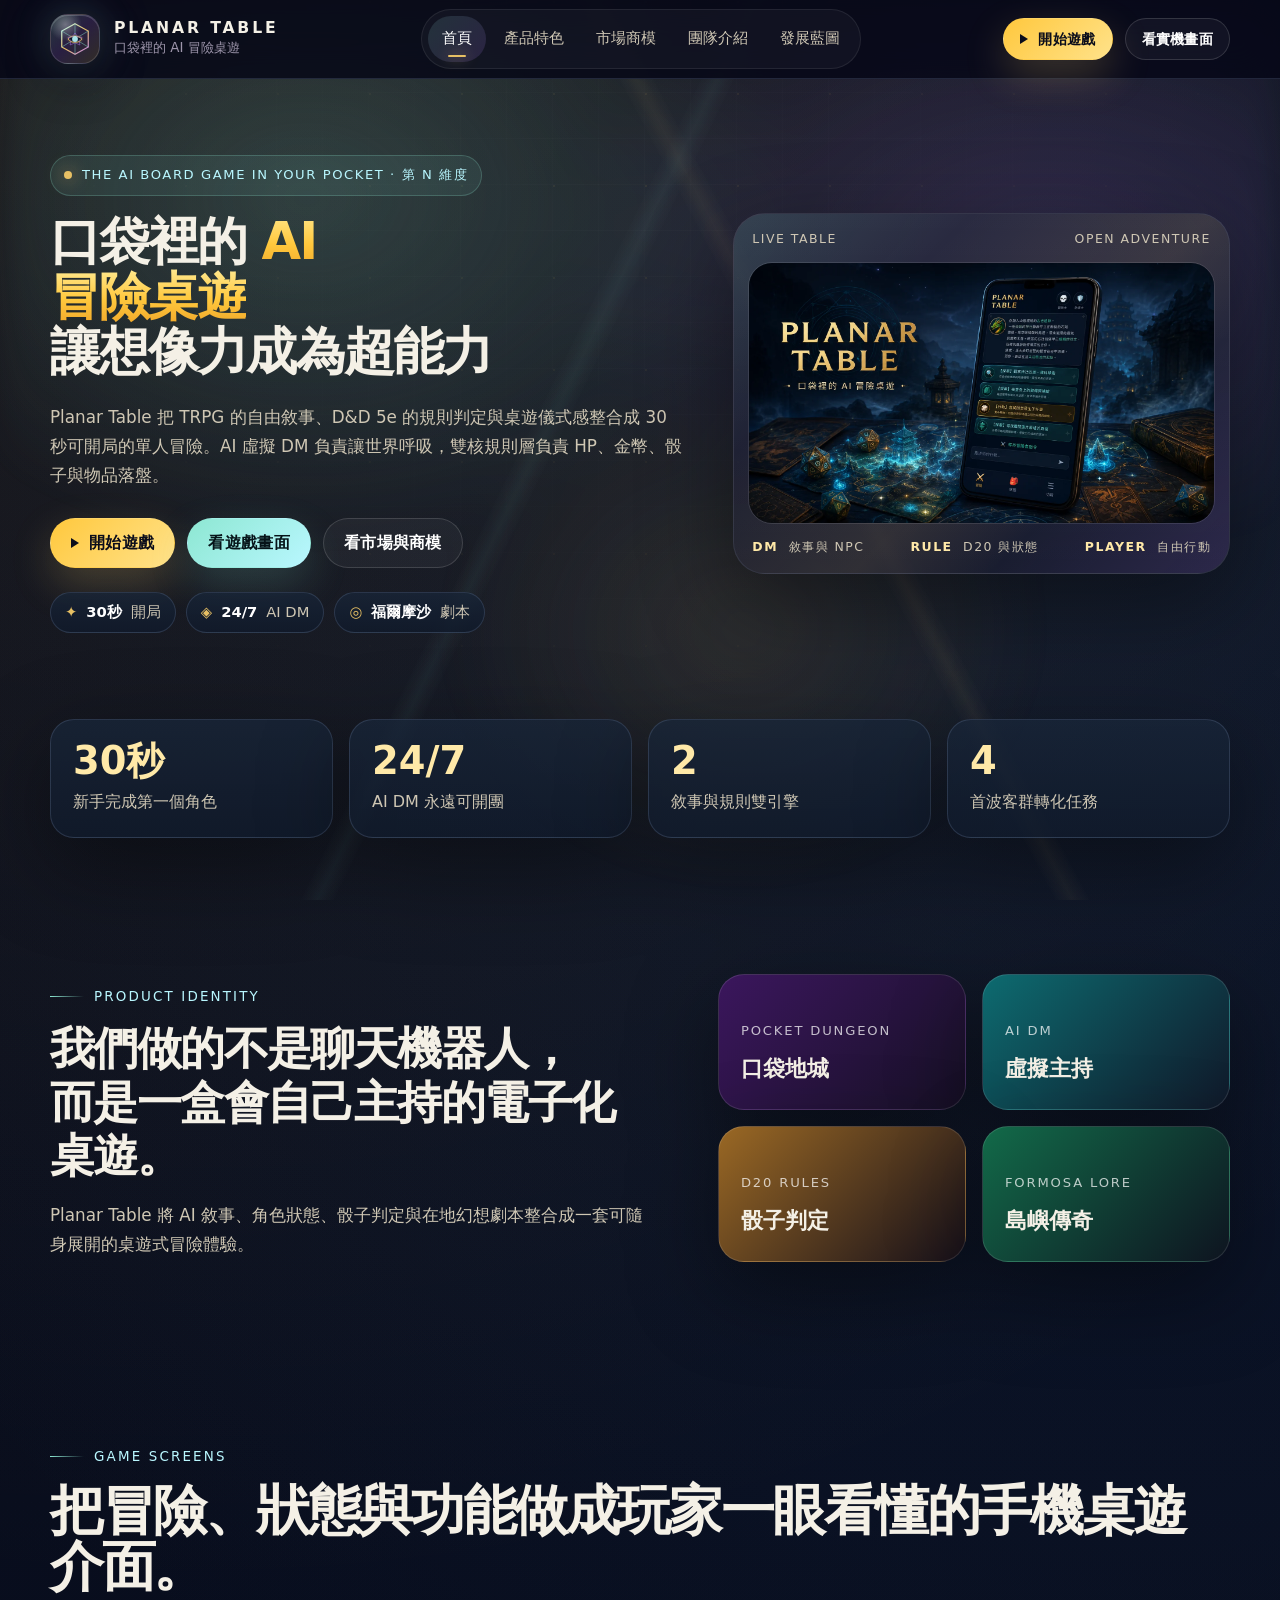
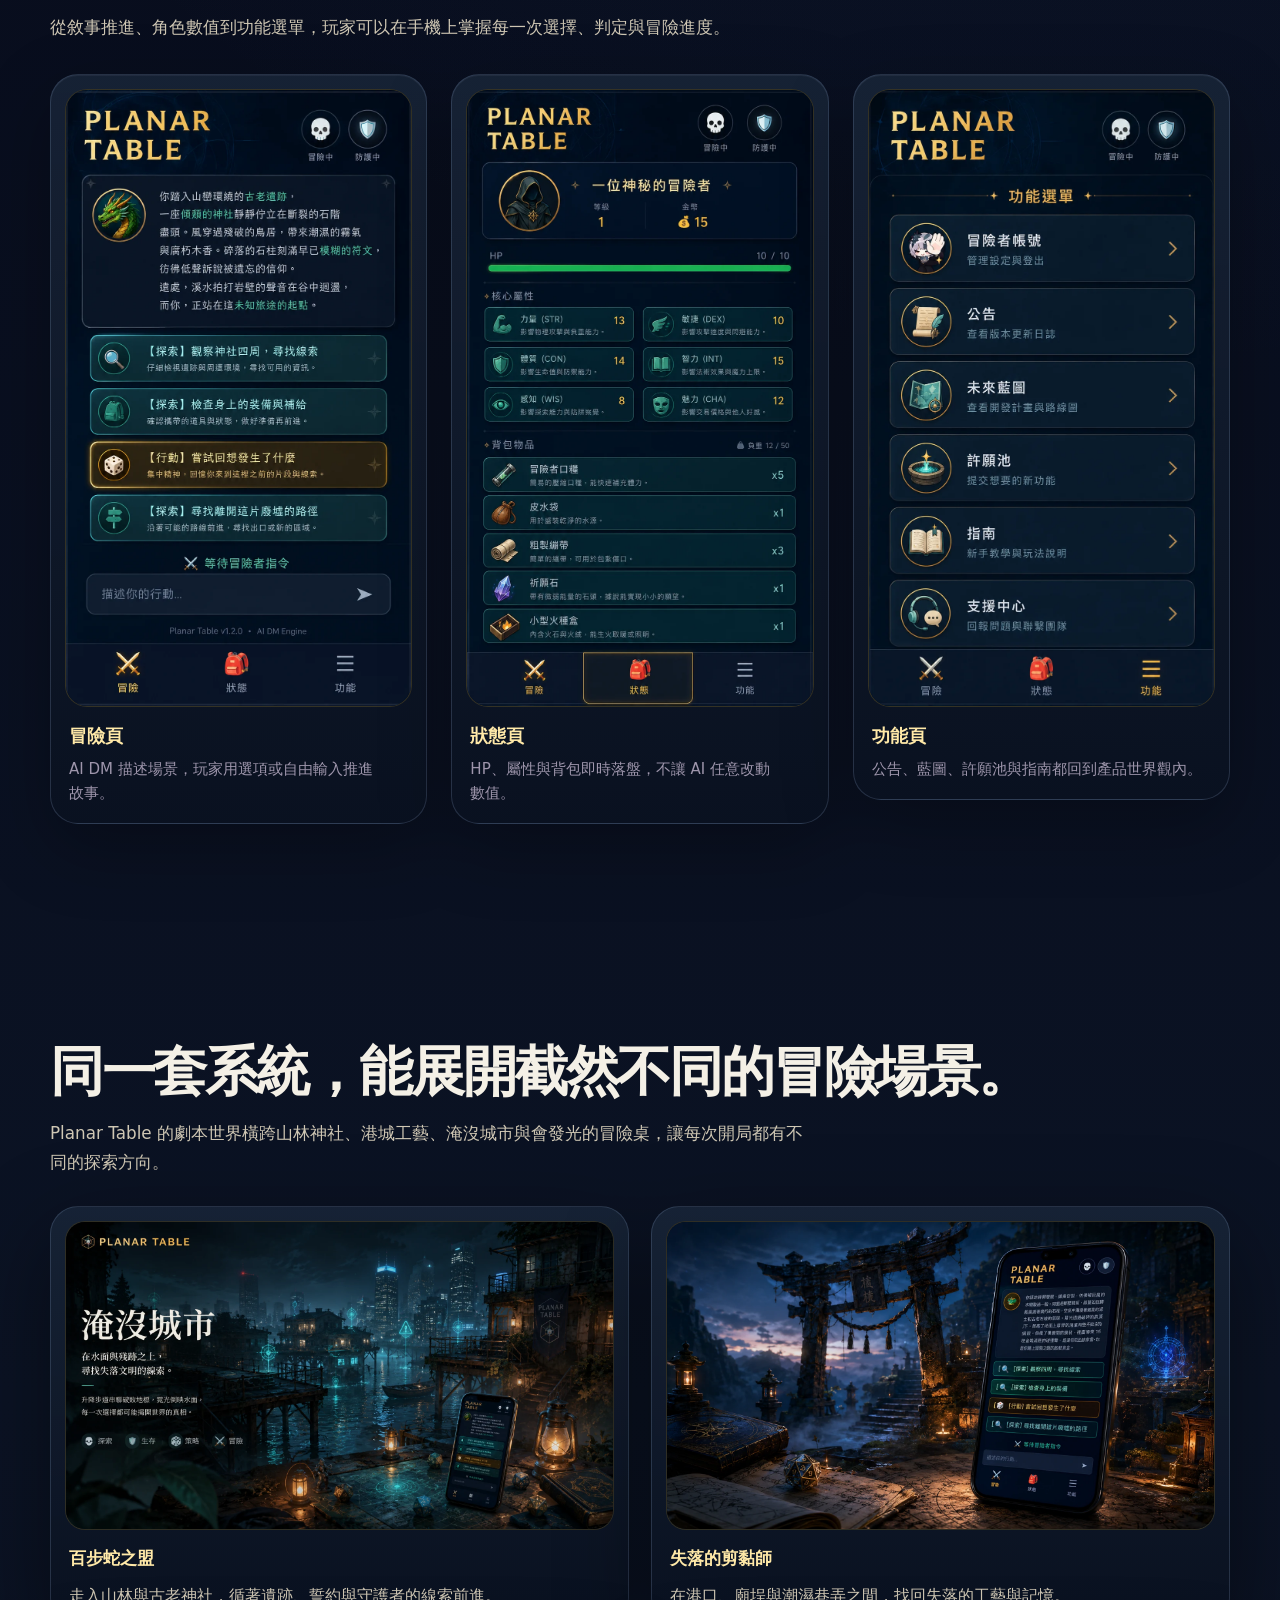
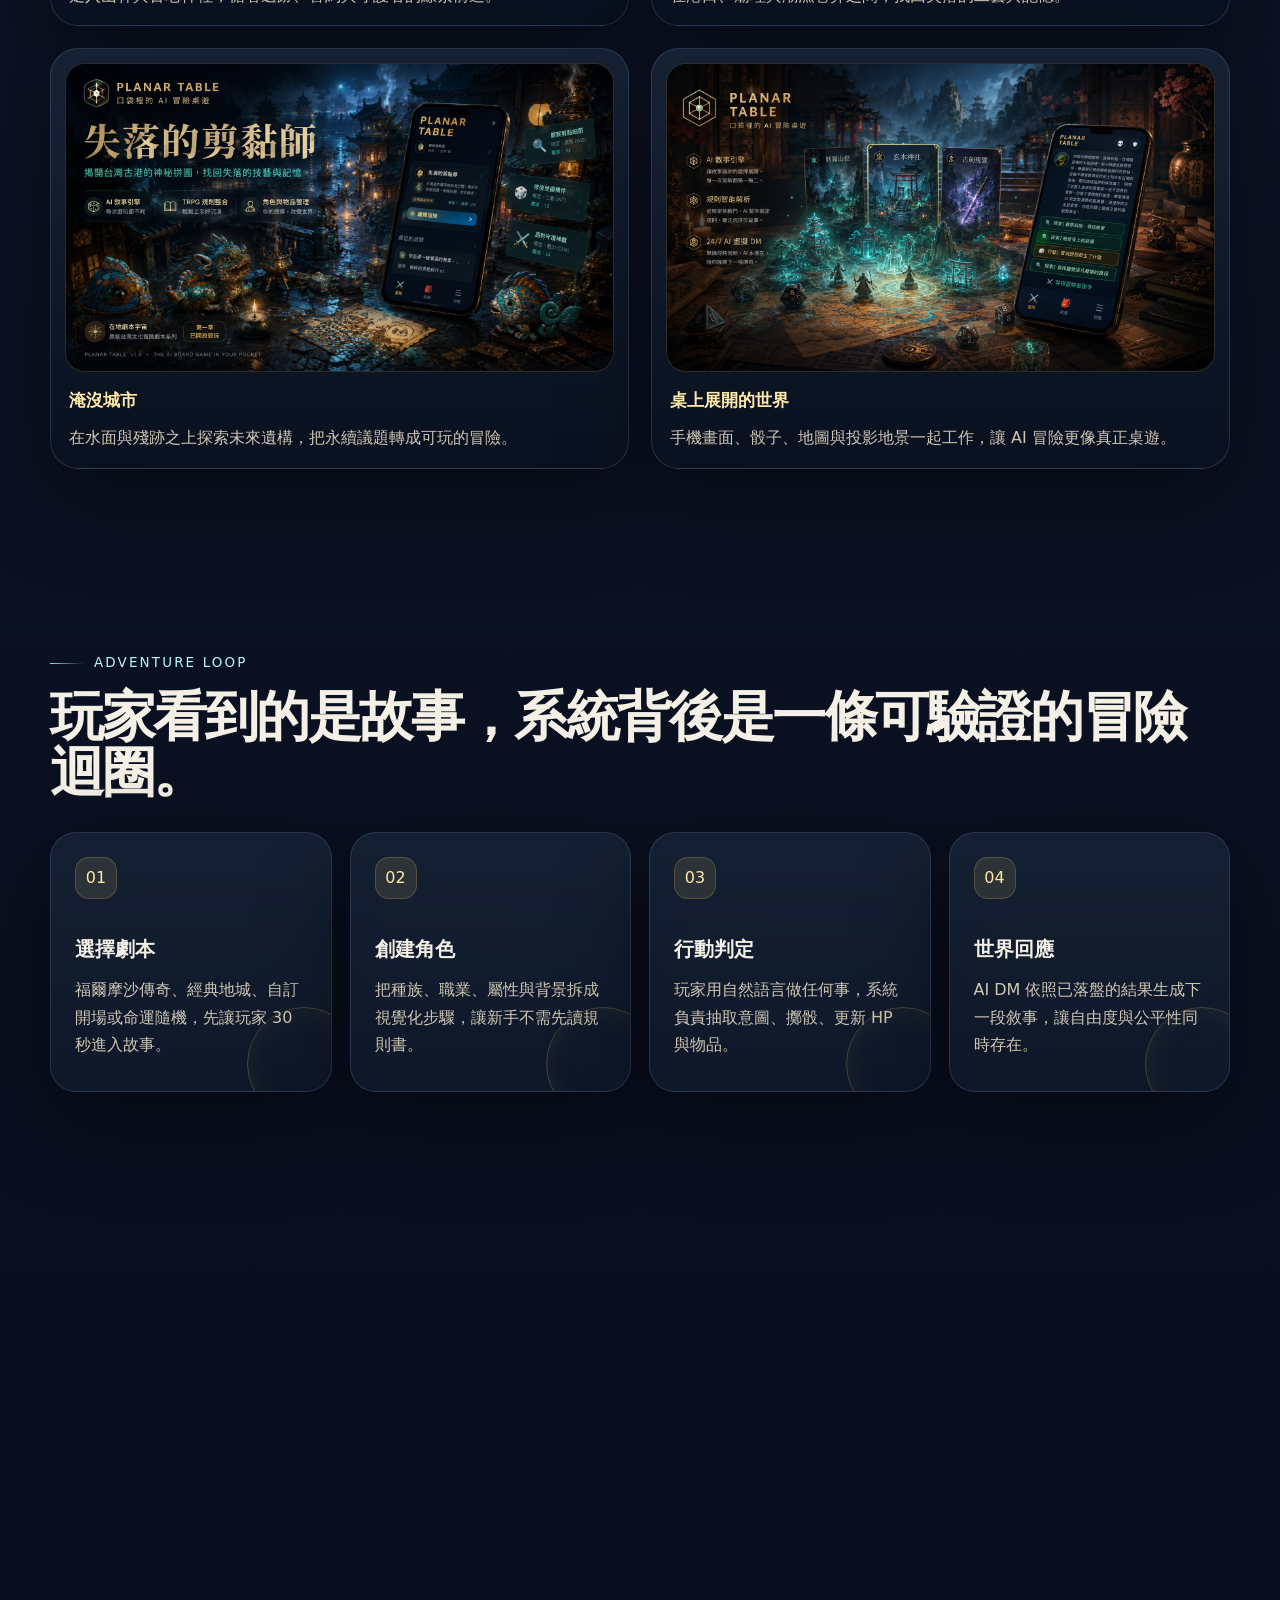
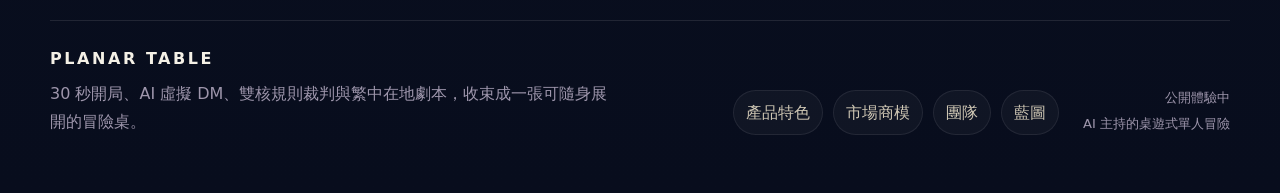
<file: index.html>
<!doctype html>
<html lang="zh-Hant">
<head>
  <meta charset="utf-8">
  <meta name="viewport" content="width=device-width, initial-scale=1">
  <title>Planar Table｜口袋裡的 AI 冒險桌遊</title>
  <meta name="description" content="Planar Table 官方網站：AI DM、雙核引擎、繁中在地化與手機桌遊式互動介面。">
  <meta name="theme-color" content="#090B18">
  <link rel="icon" href="assets/images/planar-mark.svg" type="image/svg+xml">
  <script>document.documentElement.classList.add('js')</script>
  <link rel="stylesheet" href="assets/css/base.css">
  <link rel="stylesheet" href="assets/css/pages.css">
</head>
<body data-page="index">
  <div class="site-aurora" aria-hidden="true"></div>
  <header class="site-header">
  <div class="container header-inner">
    <a class="brand" href="index.html" aria-label="Planar Table 首頁">
      <span class="brand-mark"><svg viewBox="0 0 72 72" fill="none" xmlns="http://www.w3.org/2000/svg" aria-hidden="true">
  <defs>
    <linearGradient id="m" x1="10" y1="6" x2="66" y2="68" gradientUnits="userSpaceOnUse">
      <stop stop-color="#B9F7FF"/><stop offset=".48" stop-color="#E7C064"/><stop offset="1" stop-color="#B879FF"/>
    </linearGradient>
    <filter id="g"><feGaussianBlur stdDeviation="2.2" result="b"/><feMerge><feMergeNode in="b"/><feMergeNode in="SourceGraphic"/></feMerge></filter>
  </defs>
  <path d="M36 5.5 62.5 20v32L36 66.5 9.5 52V20L36 5.5Z" stroke="url(#m)" stroke-width="2.5"/>
  <path d="M36 5.5v61M9.5 20 62.5 52M62.5 20 9.5 52" stroke="#8DE7D2" stroke-width="1.4" opacity=".62"/>
  <path d="M22 36c5.8-7.4 20.2-7.4 28 0-6.6 8.7-21.7 8.7-28 0Z" fill="#091226" stroke="#E7C064" stroke-width="1.6" filter="url(#g)"/>
  <circle cx="36" cy="36" r="5.8" fill="#B9F7FF" opacity=".9"/>
  <path d="M36 24 41.6 31.8 50 32.8 44.2 39.2 45.8 48 36 43.6 26.2 48 27.8 39.2 22 32.8 30.4 31.8 36 24Z" stroke="#B879FF" stroke-width="1.2" opacity=".72"/>
</svg></span>
      <span class="brand-copy">
        <strong>PLANAR TABLE</strong>
        <span>口袋裡的 AI 冒險桌遊</span>
      </span>
    </a>
    <nav class="nav" data-nav aria-label="主要導覽">
      <a href="index.html" data-page-link="index">首頁</a>
      <a href="product.html" data-page-link="product">產品特色</a>
      <a href="market.html" data-page-link="market">市場商模</a>
      <a href="team.html" data-page-link="team">團隊介紹</a>
      <a href="roadmap.html" data-page-link="roadmap">發展藍圖</a>
    </nav>
    <div class="header-actions">
      <a class="btn btn-compact btn-primary game-cta" href="https://planar-table.zeabur.app/" target="_blank" rel="noopener">開始遊戲</a>
      <a class="btn btn-compact btn-ghost" href="product.html#demo">看實機畫面</a>
      <button class="menu-toggle" data-menu-toggle aria-label="切換選單" aria-expanded="false"><span></span><span></span><span></span></button>
    </div>
  </div>
</header>
  <main>
<section class="hero hero-home">
  <div class="container hero-grid hero-grid-wide">
    <div class="hero-copy reveal">
      <div class="kicker"><span class="kicker-dot"></span>The AI Board Game in Your Pocket · 第 N 維度</div>
      <h1 class="hero-title">
        <span class="hero-title-line">口袋裡的 <span class="text-gradient">AI</span></span>
        <span class="hero-title-line text-gradient">冒險桌遊</span>
        <span class="hero-title-line">讓想像力成為超能力</span>
      </h1>
      <p>Planar Table 把 TRPG 的自由敘事、D&amp;D 5e 的規則判定與桌遊儀式感整合成 30 秒可開局的單人冒險。AI 虛擬 DM 負責讓世界呼吸，雙核規則層負責 HP、金幣、骰子與物品落盤。</p>
      <div class="hero-actions">
        <a class="btn btn-primary game-cta" href="https://planar-table.zeabur.app/" target="_blank" rel="noopener">開始遊戲</a>
        <a class="btn btn-secondary" href="product.html#demo">看遊戲畫面</a>
        <a class="btn btn-ghost" href="market.html">看市場與商模</a>
      </div>
      <div class="badge-row feature-badges" aria-label="核心特色">
        <span class="badge"><i>✦</i><strong>30秒</strong>開局</span>
        <span class="badge"><i>◈</i><strong>24/7</strong>AI DM</span>
        <span class="badge"><i>◎</i><strong>福爾摩沙</strong>劇本</span>
      </div>
    </div>
    <aside class="hero-board hero-board-image reveal" aria-label="Planar Table 遊戲網站主視覺">
      <div class="board-toolbar"><span>LIVE TABLE</span><span>OPEN ADVENTURE</span></div>
      <img src="assets/images/hero-planar-table.webp" alt="Planar Table 手機冒險畫面與魔法桌遊場景">
      <div class="board-status">
        <span><strong>DM</strong> 敘事與 NPC</span>
        <span><strong>RULE</strong> D20 與狀態</span>
        <span><strong>PLAYER</strong> 自由行動</span>
      </div>
    </aside>
  </div>
</section>

<section class="section section-tight">
  <div class="container metric-strip reveal">
    <div class="metric"><strong data-counter="30" data-suffix="秒">30秒</strong><span>新手完成第一個角色</span></div>
    <div class="metric"><strong data-counter="24" data-suffix="/7">24/7</strong><span>AI DM 永遠可開團</span></div>
    <div class="metric"><strong data-counter="2">2</strong><span>敘事與規則雙引擎</span></div>
    <div class="metric"><strong data-counter="4">4</strong><span>首波客群轉化任務</span></div>
  </div>
</section>

<section class="section">
  <div class="container split-layout">
    <div class="section-heading reveal">
      <div class="eyebrow">Product Identity</div>
      <h2 class="section-title split-title">我們做的不是聊天機器人，<br>而是一盒會自己主持的電子化桌遊。</h2>
      <p class="section-desc">Planar Table 將 AI 敘事、角色狀態、骰子判定與在地幻想劇本整合成一套可隨身展開的桌遊式冒險體驗。</p>
    </div>
    <div class="custom-tokens reveal">
      <div class="token-card token-a"><span>Pocket Dungeon</span><strong>口袋地城</strong></div>
      <div class="token-card token-b"><span>AI DM</span><strong>虛擬主持</strong></div>
      <div class="token-card token-c"><span>D20 Rules</span><strong>骰子判定</strong></div>
      <div class="token-card token-d"><span>Formosa Lore</span><strong>島嶼傳奇</strong></div>
    </div>
  </div>
</section>

<section class="section" id="demo-preview">
  <div class="container">
    <div class="eyebrow reveal">Game Screens</div>
    <h2 class="section-title reveal">把冒險、狀態與功能做成玩家一眼看懂的手機桌遊介面。</h2>
    <p class="section-desc reveal">從敘事推進、角色數值到功能選單，玩家可以在手機上掌握每一次選擇、判定與冒險進度。</p>
    <div class="phone-shot-grid compact-shot-grid">
      <figure class="phone-shot reveal"><img src="assets/images/screen-adventure-polished.webp" alt="Planar Table 冒險頁遊戲畫面"><figcaption><strong>冒險頁</strong><span>AI DM 描述場景，玩家用選項或自由輸入推進故事。</span></figcaption></figure>
      <figure class="phone-shot reveal"><img src="assets/images/screen-status-polished.webp" alt="Planar Table 狀態頁角色與背包畫面"><figcaption><strong>狀態頁</strong><span>HP、屬性與背包即時落盤，不讓 AI 任意改動數值。</span></figcaption></figure>
      <figure class="phone-shot reveal"><img src="assets/images/screen-menu-polished.webp" alt="Planar Table 功能頁選單畫面"><figcaption><strong>功能頁</strong><span>公告、藍圖、許願池與指南都回到產品世界觀內。</span></figcaption></figure>
    </div>
  </div>
</section>

<section class="section section-scenes">
  <div class="container">
    <div class="eyebrow reveal">World Gallery</div>
    <h2 class="section-title reveal">同一套系統，能展開截然不同的冒險場景。</h2>
    <p class="section-desc reveal">Planar Table 的劇本世界橫跨山林神社、港城工藝、淹沒城市與會發光的冒險桌，讓每次開局都有不同的探索方向。</p>
    <div class="scene-gallery">
      <figure class="scene-tile reveal"><img src="assets/images/scene-shrine-ruins.webp" alt="Planar Table 山林神社遺跡冒險場景"><figcaption><strong>百步蛇之盟</strong><span>走入山林與古老神社，循著遺跡、誓約與守護者的線索前進。</span></figcaption></figure>
      <figure class="scene-tile reveal"><img src="assets/images/scene-harbor-lost-artisan.webp" alt="Planar Table 港城剪黏師冒險場景"><figcaption><strong>失落的剪黏師</strong><span>在港口、廟埕與潮濕巷弄之間，找回失落的工藝與記憶。</span></figcaption></figure>
      <figure class="scene-tile reveal"><img src="assets/images/scene-submerged-city.webp" alt="Planar Table 淹沒城市冒險場景"><figcaption><strong>淹沒城市</strong><span>在水面與殘跡之上探索未來遺構，把永續議題轉成可玩的冒險。</span></figcaption></figure>
      <figure class="scene-tile reveal"><img src="assets/images/scene-tabletop-world.webp" alt="Planar Table 魔法桌遊世界主視覺"><figcaption><strong>桌上展開的世界</strong><span>手機畫面、骰子、地圖與投影地景一起工作，讓 AI 冒險更像真正桌遊。</span></figcaption></figure>
    </div>
  </div>
</section>

<section class="section">
  <div class="container">
    <div class="eyebrow reveal">Adventure Loop</div>
    <h2 class="section-title reveal">玩家看到的是故事，系統背後是一條可驗證的冒險迴圈。</h2>
    <div class="loop-grid">
      <article class="loop-card reveal"><span>01</span><h3>選擇劇本</h3><p>福爾摩沙傳奇、經典地城、自訂開場或命運隨機，先讓玩家 30 秒進入故事。</p></article>
      <article class="loop-card reveal"><span>02</span><h3>創建角色</h3><p>把種族、職業、屬性與背景拆成視覺化步驟，讓新手不需先讀規則書。</p></article>
      <article class="loop-card reveal"><span>03</span><h3>行動判定</h3><p>玩家用自然語言做任何事，系統負責抽取意圖、擲骰、更新 HP 與物品。</p></article>
      <article class="loop-card reveal"><span>04</span><h3>世界回應</h3><p>AI DM 依照已落盤的結果生成下一段敘事，讓自由度與公平性同時存在。</p></article>
    </div>
  </div>
</section>

<section class="section final-cta">
  <div class="container callout reveal">
    <div>
      <div class="eyebrow">Start Your Adventure</div>
      <h2>準備好進入一場由 AI 主持的單人冒險了嗎？</h2>
      <p>選擇劇本、建立角色，讓骰子與故事一起決定你的下一步。</p>
    </div>
    <div class="callout-actions">
      <a class="btn btn-primary game-cta" href="https://planar-table.zeabur.app/" target="_blank" rel="noopener">開始遊戲</a>
      <a class="btn btn-ghost" href="product.html">深入產品</a>
      <a class="btn btn-ghost" href="roadmap.html">看發展藍圖</a>
    </div>
  </div>
</section>
  </main>
  <footer class="footer">
  <div class="container footer-grid">
    <div>
      <div class="footer-brand">PLANAR TABLE</div>
      <p>30 秒開局、AI 虛擬 DM、雙核規則裁判與繁中在地劇本，收束成一張可隨身展開的冒險桌。</p>
    </div>
    <div class="footer-links" aria-label="頁尾導覽">
      <a href="product.html">產品特色</a>
      <a href="market.html">市場商模</a>
      <a href="team.html">團隊</a>
      <a href="roadmap.html">藍圖</a>
    </div>
    <div class="footer-note">
      <span>公開體驗中</span>
      <span>AI 主持的桌遊式單人冒險</span>
    </div>
  </div>
</footer>
  <script src="assets/js/main.js"></script>
  
</body>
</html>
</file>
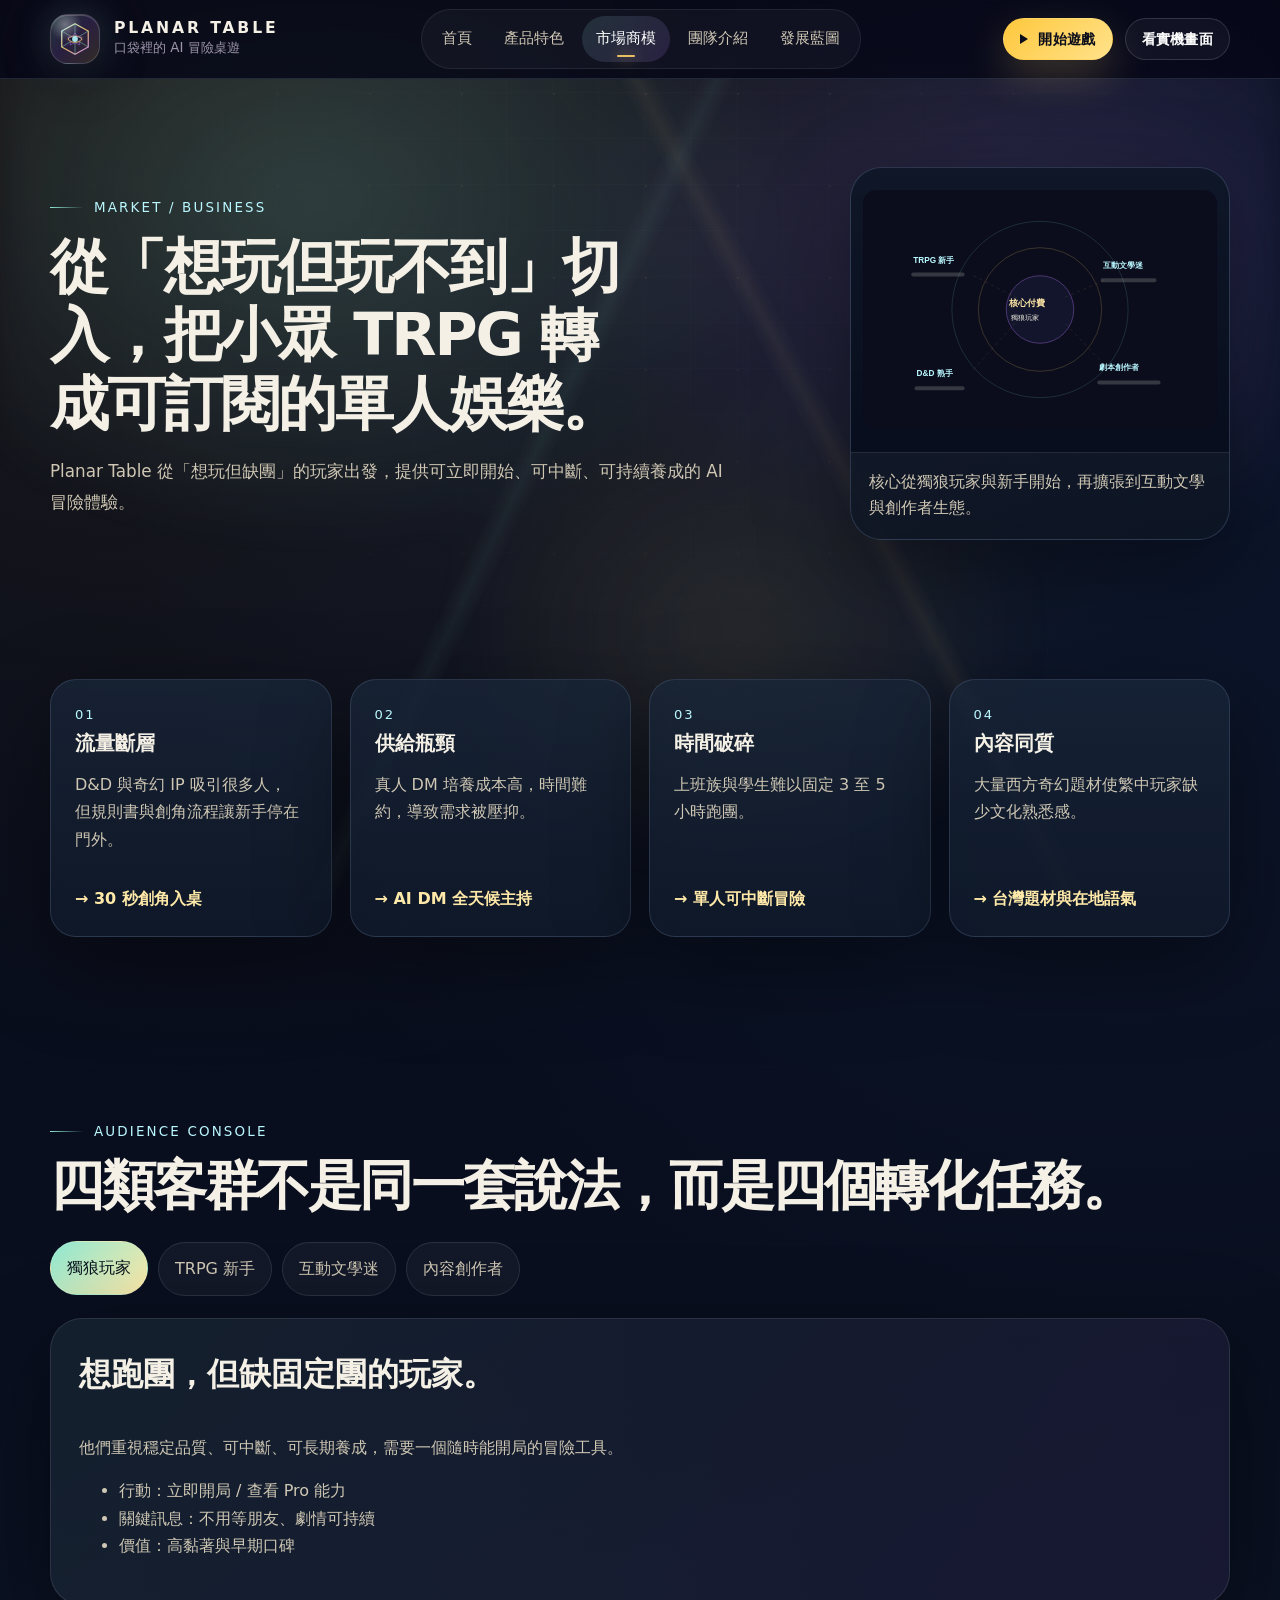
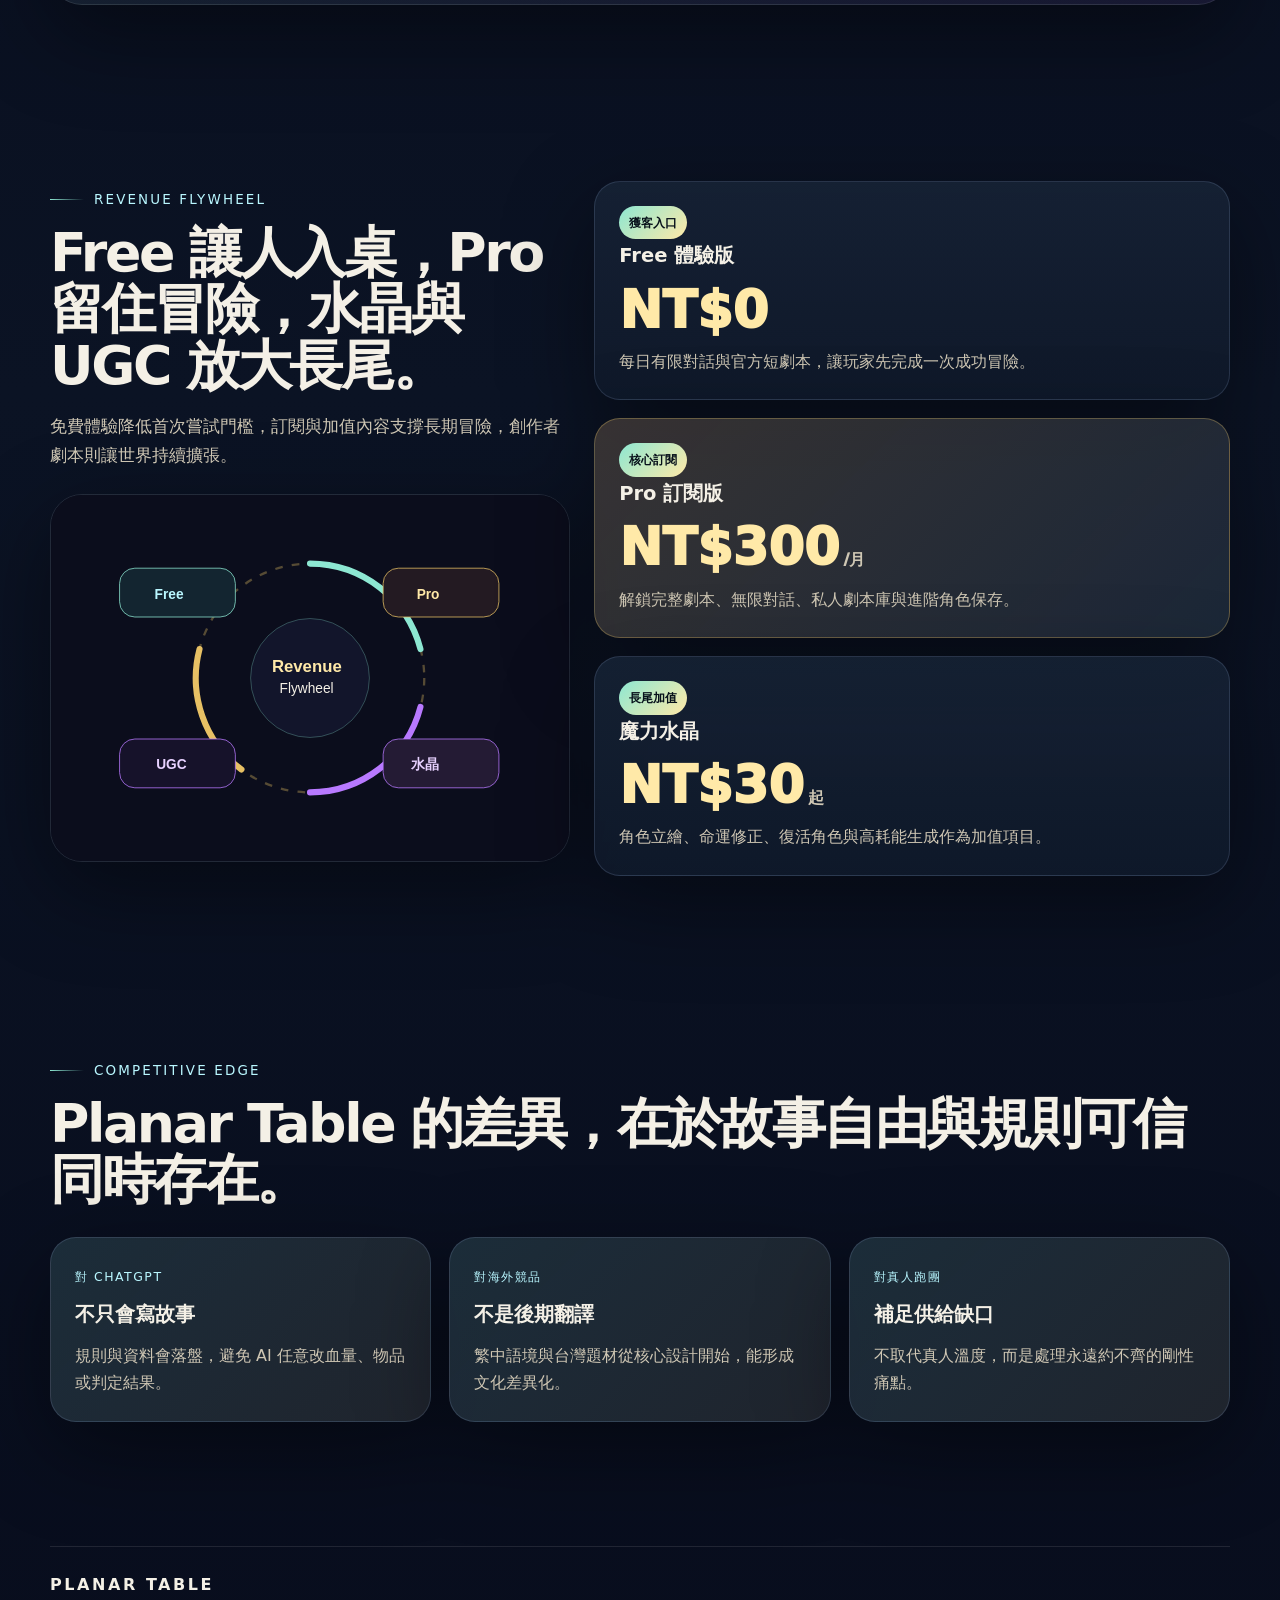
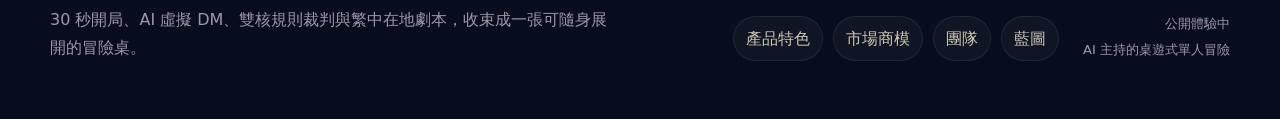
<file: market.html>
<!doctype html>
<html lang="zh-Hant">
<head>
  <meta charset="utf-8">
  <meta name="viewport" content="width=device-width, initial-scale=1">
  <title>Planar Table｜市場與商業模式</title>
  <meta name="description" content="Planar Table 市場痛點、目標客群、訂閱與 UGC 分潤商業模式。">
  <meta name="theme-color" content="#090B18">
  <link rel="icon" href="assets/images/planar-mark.svg" type="image/svg+xml">
  <script>document.documentElement.classList.add('js')</script>
  <link rel="stylesheet" href="assets/css/base.css">
  <link rel="stylesheet" href="assets/css/pages.css">
</head>
<body data-page="market">
  <div class="site-aurora" aria-hidden="true"></div>
  <header class="site-header">
  <div class="container header-inner">
    <a class="brand" href="index.html" aria-label="Planar Table 首頁">
      <span class="brand-mark"><svg viewBox="0 0 72 72" fill="none" xmlns="http://www.w3.org/2000/svg" aria-hidden="true">
  <defs>
    <linearGradient id="m" x1="10" y1="6" x2="66" y2="68" gradientUnits="userSpaceOnUse">
      <stop stop-color="#B9F7FF"/><stop offset=".48" stop-color="#E7C064"/><stop offset="1" stop-color="#B879FF"/>
    </linearGradient>
    <filter id="g"><feGaussianBlur stdDeviation="2.2" result="b"/><feMerge><feMergeNode in="b"/><feMergeNode in="SourceGraphic"/></feMerge></filter>
  </defs>
  <path d="M36 5.5 62.5 20v32L36 66.5 9.5 52V20L36 5.5Z" stroke="url(#m)" stroke-width="2.5"/>
  <path d="M36 5.5v61M9.5 20 62.5 52M62.5 20 9.5 52" stroke="#8DE7D2" stroke-width="1.4" opacity=".62"/>
  <path d="M22 36c5.8-7.4 20.2-7.4 28 0-6.6 8.7-21.7 8.7-28 0Z" fill="#091226" stroke="#E7C064" stroke-width="1.6" filter="url(#g)"/>
  <circle cx="36" cy="36" r="5.8" fill="#B9F7FF" opacity=".9"/>
  <path d="M36 24 41.6 31.8 50 32.8 44.2 39.2 45.8 48 36 43.6 26.2 48 27.8 39.2 22 32.8 30.4 31.8 36 24Z" stroke="#B879FF" stroke-width="1.2" opacity=".72"/>
</svg></span>
      <span class="brand-copy">
        <strong>PLANAR TABLE</strong>
        <span>口袋裡的 AI 冒險桌遊</span>
      </span>
    </a>
    <nav class="nav" data-nav aria-label="主要導覽">
      <a href="index.html" data-page-link="index">首頁</a>
      <a href="product.html" data-page-link="product">產品特色</a>
      <a href="market.html" data-page-link="market">市場商模</a>
      <a href="team.html" data-page-link="team">團隊介紹</a>
      <a href="roadmap.html" data-page-link="roadmap">發展藍圖</a>
    </nav>
    <div class="header-actions">
      <a class="btn btn-compact btn-primary game-cta" href="https://planar-table.zeabur.app/" target="_blank" rel="noopener">開始遊戲</a>
      <a class="btn btn-compact btn-ghost" href="product.html#demo">看實機畫面</a>
      <button class="menu-toggle" data-menu-toggle aria-label="切換選單" aria-expanded="false"><span></span><span></span><span></span></button>
    </div>
  </div>
</header>
  <main>
<section class="page-hero">
  <div class="container page-hero-grid">
    <div class="reveal">
      <div class="eyebrow">Market / Business</div>
      <h1 class="section-title">從「想玩但玩不到」切入，把小眾 TRPG 轉成可訂閱的單人娛樂。</h1>
      <p class="page-lead">Planar Table 從「想玩但缺團」的玩家出發，提供可立即開始、可中斷、可持續養成的 AI 冒險體驗。</p>
    </div>
    <figure class="image-card reveal"><img src="assets/images/audience-map.svg" alt="Planar Table 目標客群地圖"><figcaption class="caption">核心從獨狼玩家與新手開始，再擴張到互動文學與創作者生態。</figcaption></figure>
  </div>
</section>

<section class="section">
  <div class="container pain-grid">
    <article class="pain-card reveal"><span>01</span><h3>流量斷層</h3><p>D&amp;D 與奇幻 IP 吸引很多人，但規則書與創角流程讓新手停在門外。</p><strong>→ 30 秒創角入桌</strong></article>
    <article class="pain-card reveal"><span>02</span><h3>供給瓶頸</h3><p>真人 DM 培養成本高，時間難約，導致需求被壓抑。</p><strong>→ AI DM 全天候主持</strong></article>
    <article class="pain-card reveal"><span>03</span><h3>時間破碎</h3><p>上班族與學生難以固定 3 至 5 小時跑團。</p><strong>→ 單人可中斷冒險</strong></article>
    <article class="pain-card reveal"><span>04</span><h3>內容同質</h3><p>大量西方奇幻題材使繁中玩家缺少文化熟悉感。</p><strong>→ 台灣題材與在地語氣</strong></article>
  </div>
</section>

<section class="section">
  <div class="container">
    <div class="eyebrow reveal">Audience Console</div>
    <h2 class="section-title reveal">四類客群不是同一套說法，而是四個轉化任務。</h2>
    <div class="tabs reveal" role="tablist" aria-label="目標客群">
      <button class="tab-btn active" data-tab-target="wolf">獨狼玩家</button>
      <button class="tab-btn" data-tab-target="newbie">TRPG 新手</button>
      <button class="tab-btn" data-tab-target="fiction">互動文學迷</button>
      <button class="tab-btn" data-tab-target="creator">內容創作者</button>
    </div>
    <div class="tab-deck reveal">
      <article class="tab-panel active" data-tab-panel="wolf"><h3>想跑團，但缺固定團的玩家。</h3><p>他們重視穩定品質、可中斷、可長期養成，需要一個隨時能開局的冒險工具。</p><ul><li>行動：立即開局 / 查看 Pro 能力</li><li>關鍵訊息：不用等朋友、劇情可持續</li><li>價值：高黏著與早期口碑</li></ul></article>
      <article class="tab-panel" data-tab-panel="newbie"><h3>被奇幻內容吸引，但不想先讀規則書的新手。</h3><p>這群人需要的是第一分鐘就知道怎麼玩，透過創角卡片和 30 秒入桌降低心理負擔。</p><ul><li>行動：從推薦角色開始</li><li>關鍵訊息：不用懂規則也能玩</li><li>價值：擴大玩家母體</li></ul></article>
      <article class="tab-panel" data-tab-panel="fiction"><h3>破圈受眾：比起觀看故事，更想改寫故事。</h3><p>互動文學迷可以被「選擇後果」與「自由輸入」吸引，成為從桌遊圈外進入的第二波用戶。</p><ul><li>行動：體驗互動章節</li><li>關鍵訊息：你的選擇會改變世界</li><li>價值：跨圈層成長</li></ul></article>
      <article class="tab-panel" data-tab-panel="creator"><h3>長期飛輪：把會寫故事的人變成供給端。</h3><p>UGC 編輯器與分潤機制成熟後，Planar Table 可以從工具變成劇本平台，形成內容護城河。</p><ul><li>行動：加入創作者計畫</li><li>關鍵訊息：你的劇本可以被遊玩與販售</li><li>價值：內容長尾與平台抽成</li></ul></article>
    </div>
  </div>
</section>

<section class="section">
  <div class="container pricing-layout">
    <div class="pricing-copy reveal">
      <div class="eyebrow">Revenue Flywheel</div>
      <h2 class="section-title">Free 讓人入桌，Pro 留住冒險，水晶與 UGC 放大長尾。</h2>
      <p class="section-desc">免費體驗降低首次嘗試門檻，訂閱與加值內容支撐長期冒險，創作者劇本則讓世界持續擴張。</p>
      <img src="assets/images/pricing-flywheel.svg" alt="Planar Table 營收飛輪">
    </div>
    <div class="pricing-grid reveal">
      <article class="tier"><div class="tag">獲客入口</div><h3>Free 體驗版</h3><div class="price">NT$0</div><p>每日有限對話與官方短劇本，讓玩家先完成一次成功冒險。</p></article>
      <article class="tier popular"><div class="tag">核心訂閱</div><h3>Pro 訂閱版</h3><div class="price">NT$300<span>/月</span></div><p>解鎖完整劇本、無限對話、私人劇本庫與進階角色保存。</p></article>
      <article class="tier"><div class="tag">長尾加值</div><h3>魔力水晶</h3><div class="price">NT$30<span>起</span></div><p>角色立繪、命運修正、復活角色與高耗能生成作為加值項目。</p></article>
    </div>
  </div>
</section>

<section class="section">
  <div class="container">
    <div class="eyebrow reveal">Competitive Edge</div>
    <h2 class="section-title reveal">Planar Table 的差異，在於故事自由與規則可信同時存在。</h2>
    <div class="strategy-grid">
      <article class="strategy-card reveal"><span>對 ChatGPT</span><h3>不只會寫故事</h3><p>規則與資料會落盤，避免 AI 任意改血量、物品或判定結果。</p></article>
      <article class="strategy-card reveal"><span>對海外競品</span><h3>不是後期翻譯</h3><p>繁中語境與台灣題材從核心設計開始，能形成文化差異化。</p></article>
      <article class="strategy-card reveal"><span>對真人跑團</span><h3>補足供給缺口</h3><p>不取代真人溫度，而是處理永遠約不齊的剛性痛點。</p></article>
    </div>
  </div>
</section>
  </main>
  <footer class="footer">
  <div class="container footer-grid">
    <div>
      <div class="footer-brand">PLANAR TABLE</div>
      <p>30 秒開局、AI 虛擬 DM、雙核規則裁判與繁中在地劇本，收束成一張可隨身展開的冒險桌。</p>
    </div>
    <div class="footer-links" aria-label="頁尾導覽">
      <a href="product.html">產品特色</a>
      <a href="market.html">市場商模</a>
      <a href="team.html">團隊</a>
      <a href="roadmap.html">藍圖</a>
    </div>
    <div class="footer-note">
      <span>公開體驗中</span>
      <span>AI 主持的桌遊式單人冒險</span>
    </div>
  </div>
</footer>
  <script src="assets/js/main.js"></script>
  <script src="assets/js/market.js"></script>
</body>
</html>
</file>
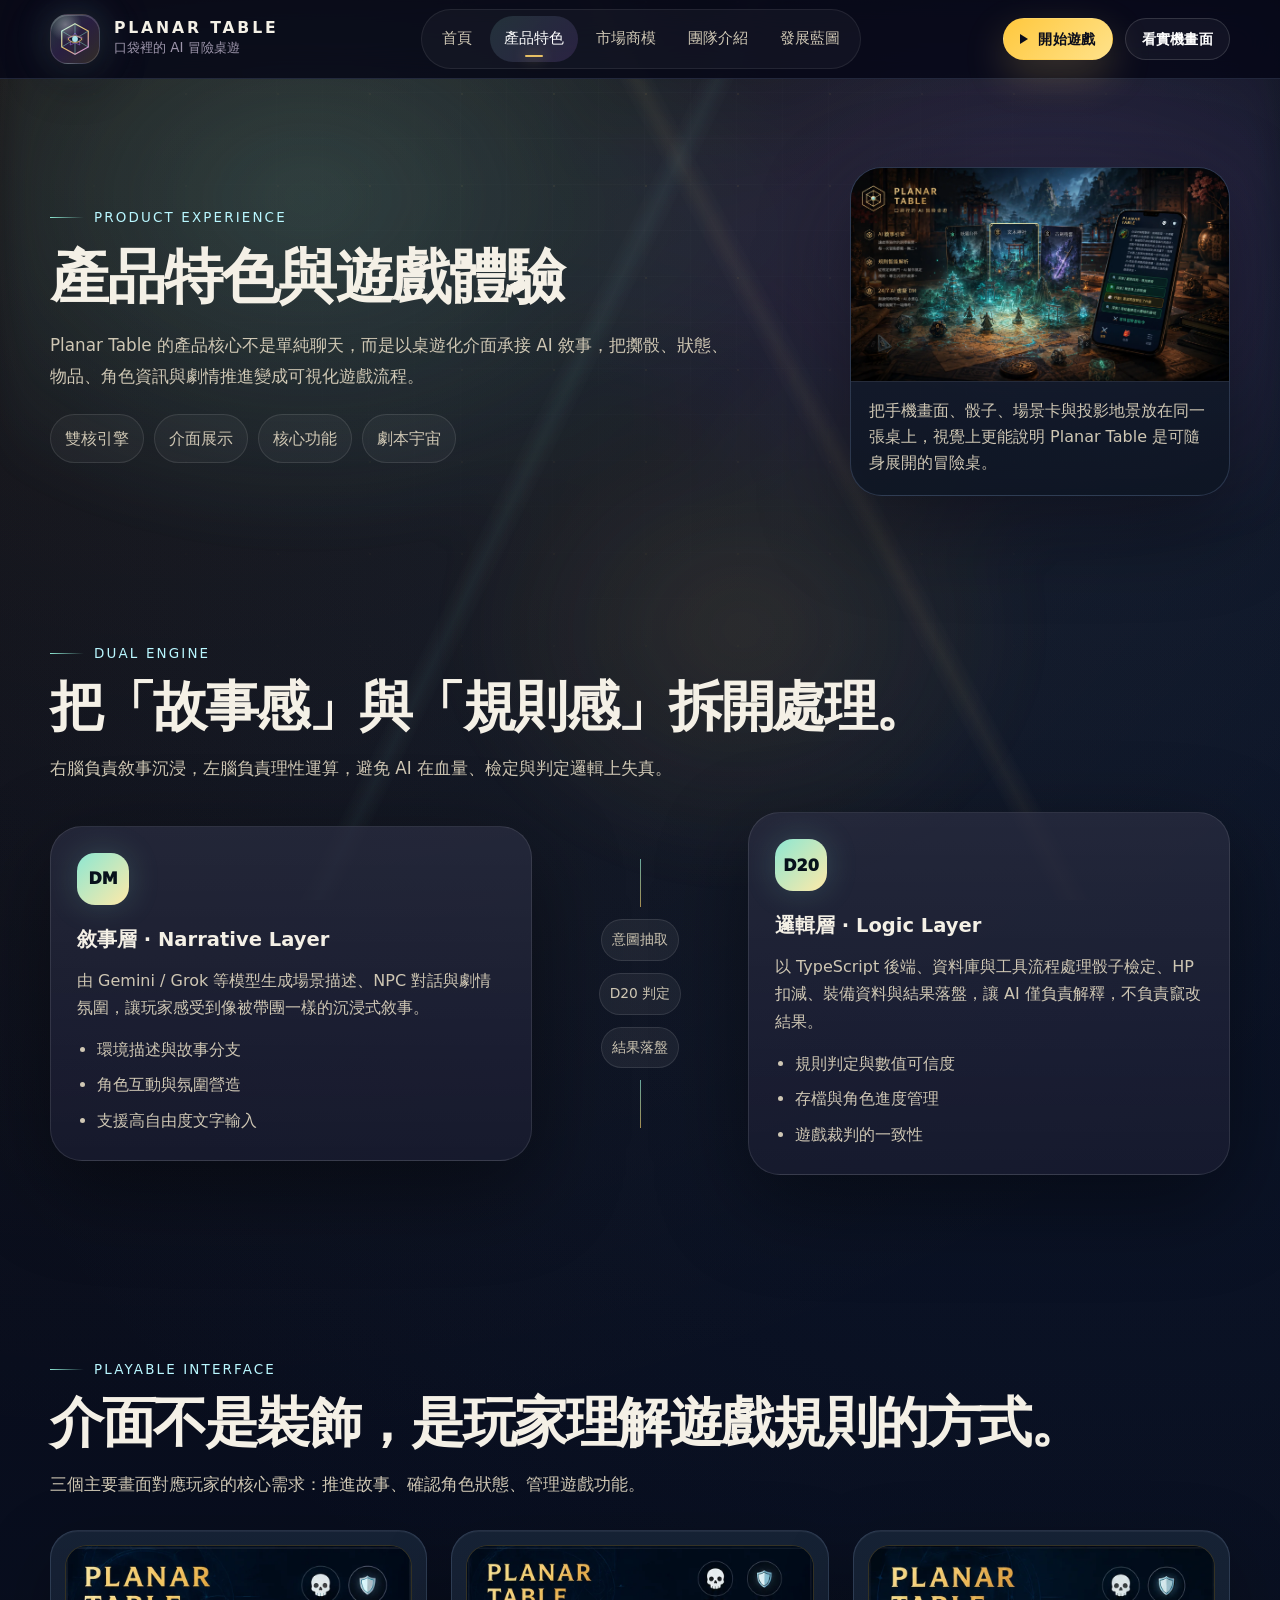
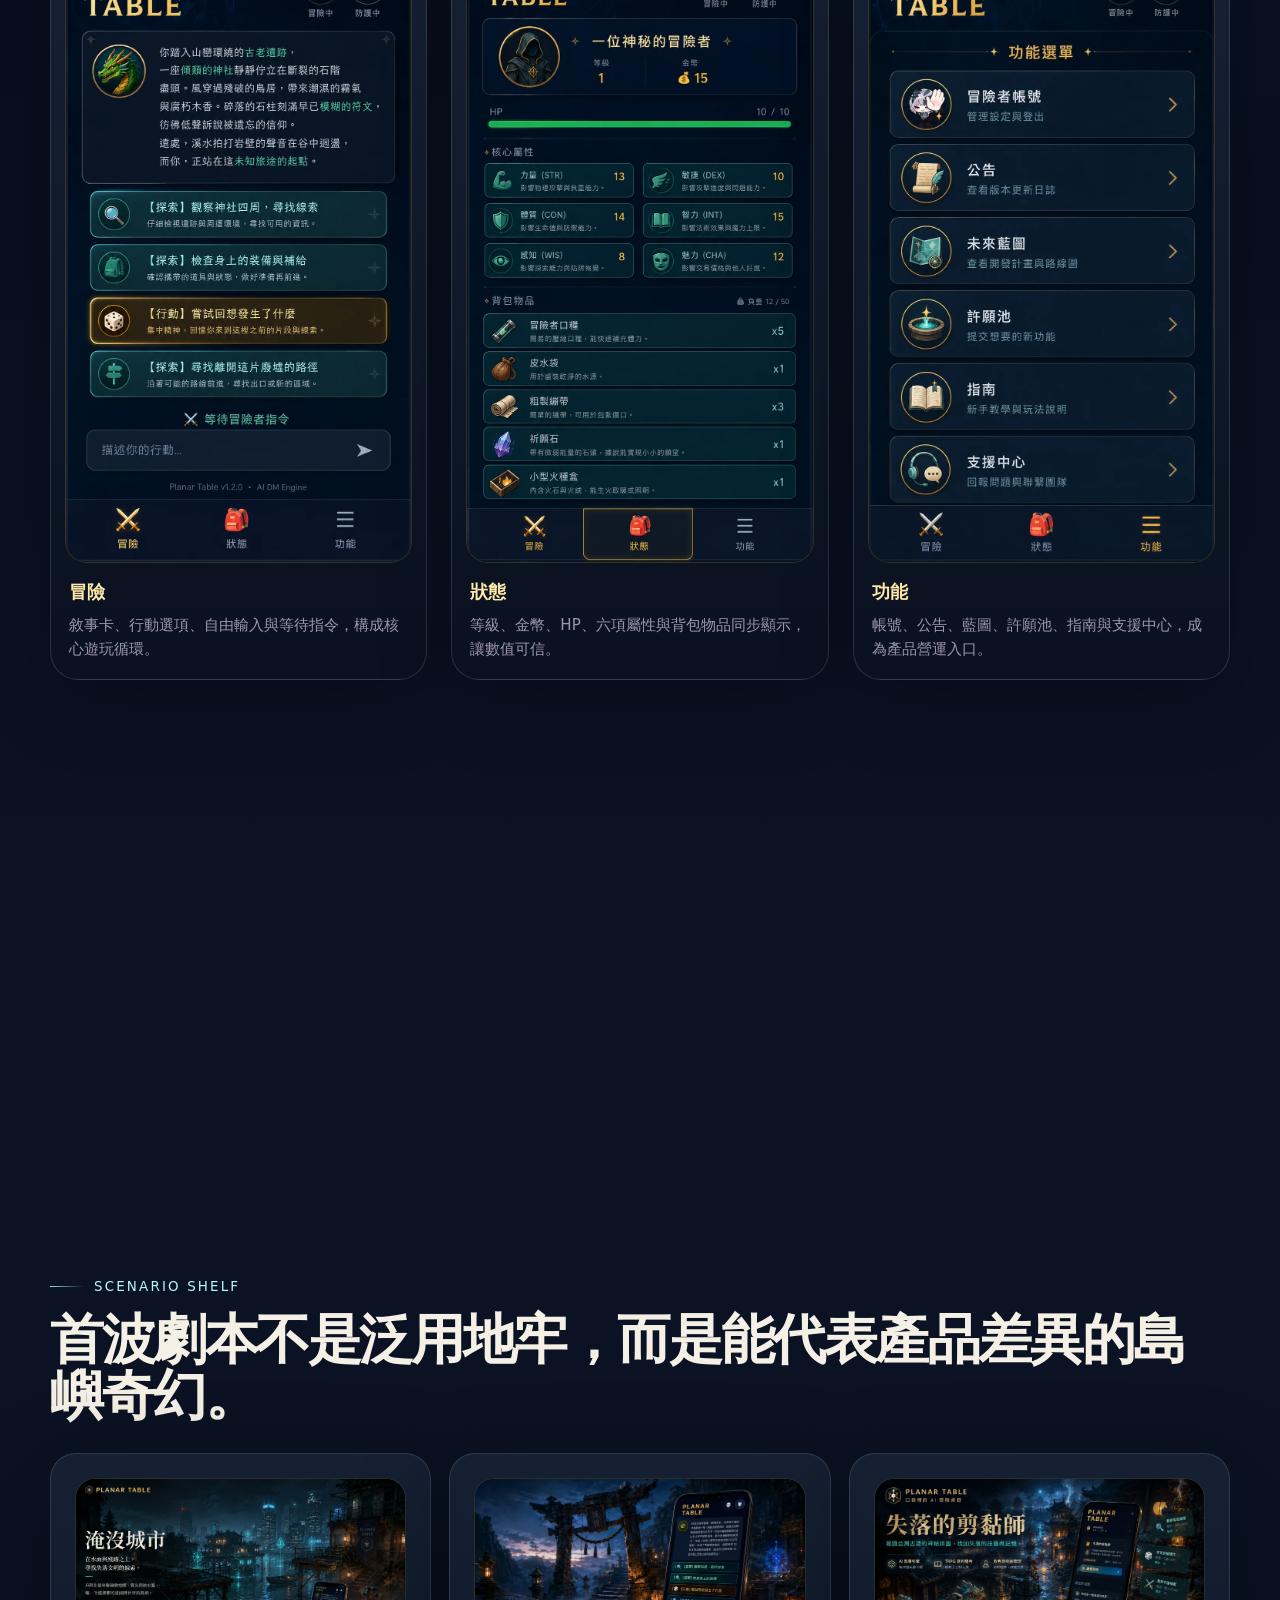
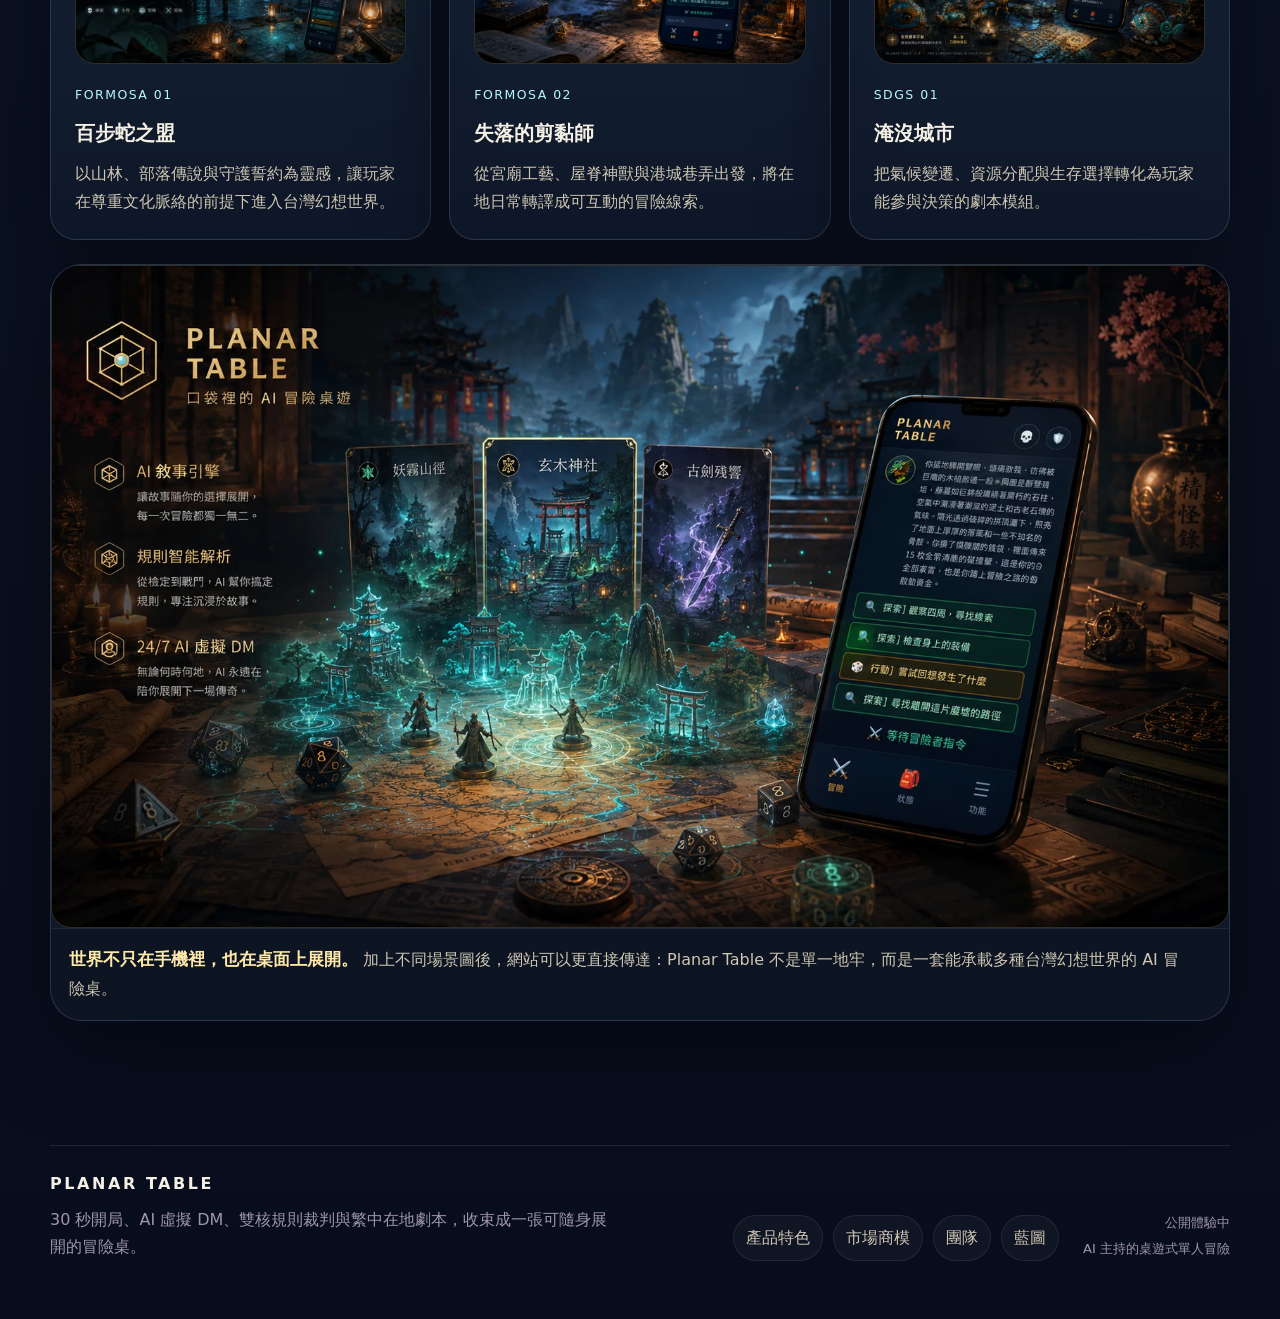
<file: product.html>
<!doctype html>
<html lang="zh-Hant">
<head>
  <meta charset="utf-8">
  <meta name="viewport" content="width=device-width, initial-scale=1">
  <title>Planar Table｜產品特色與遊戲體驗</title>
  <meta name="description" content="Planar Table 產品特色、雙核引擎、遊戲畫面與劇本宇宙。">
  <meta name="theme-color" content="#090B18">
  <link rel="icon" href="assets/images/planar-mark.svg" type="image/svg+xml">
  <script>document.documentElement.classList.add('js')</script>
  <link rel="stylesheet" href="assets/css/base.css">
  <link rel="stylesheet" href="assets/css/pages.css">
</head>
<body data-page="product">
  <div class="site-aurora" aria-hidden="true"></div>
  <header class="site-header">
  <div class="container header-inner">
    <a class="brand" href="index.html" aria-label="Planar Table 首頁">
      <span class="brand-mark"><svg viewBox="0 0 72 72" fill="none" xmlns="http://www.w3.org/2000/svg" aria-hidden="true">
  <defs>
    <linearGradient id="m" x1="10" y1="6" x2="66" y2="68" gradientUnits="userSpaceOnUse">
      <stop stop-color="#B9F7FF"/><stop offset=".48" stop-color="#E7C064"/><stop offset="1" stop-color="#B879FF"/>
    </linearGradient>
    <filter id="g"><feGaussianBlur stdDeviation="2.2" result="b"/><feMerge><feMergeNode in="b"/><feMergeNode in="SourceGraphic"/></feMerge></filter>
  </defs>
  <path d="M36 5.5 62.5 20v32L36 66.5 9.5 52V20L36 5.5Z" stroke="url(#m)" stroke-width="2.5"/>
  <path d="M36 5.5v61M9.5 20 62.5 52M62.5 20 9.5 52" stroke="#8DE7D2" stroke-width="1.4" opacity=".62"/>
  <path d="M22 36c5.8-7.4 20.2-7.4 28 0-6.6 8.7-21.7 8.7-28 0Z" fill="#091226" stroke="#E7C064" stroke-width="1.6" filter="url(#g)"/>
  <circle cx="36" cy="36" r="5.8" fill="#B9F7FF" opacity=".9"/>
  <path d="M36 24 41.6 31.8 50 32.8 44.2 39.2 45.8 48 36 43.6 26.2 48 27.8 39.2 22 32.8 30.4 31.8 36 24Z" stroke="#B879FF" stroke-width="1.2" opacity=".72"/>
</svg></span>
      <span class="brand-copy">
        <strong>PLANAR TABLE</strong>
        <span>口袋裡的 AI 冒險桌遊</span>
      </span>
    </a>
    <nav class="nav" data-nav aria-label="主要導覽">
      <a href="index.html" data-page-link="index">首頁</a>
      <a href="product.html" data-page-link="product">產品特色</a>
      <a href="market.html" data-page-link="market">市場商模</a>
      <a href="team.html" data-page-link="team">團隊介紹</a>
      <a href="roadmap.html" data-page-link="roadmap">發展藍圖</a>
    </nav>
    <div class="header-actions">
      <a class="btn btn-compact btn-primary game-cta" href="https://planar-table.zeabur.app/" target="_blank" rel="noopener">開始遊戲</a>
      <a class="btn btn-compact btn-ghost" href="product.html#demo">看實機畫面</a>
      <button class="menu-toggle" data-menu-toggle aria-label="切換選單" aria-expanded="false"><span></span><span></span><span></span></button>
    </div>
  </div>
</header>
  <main>
<section class="page-hero page-hero-product">
  <div class="container page-hero-grid">
    <div class="reveal">
      <div class="eyebrow">Product Experience</div>
      <h1 class="section-title">產品特色與遊戲體驗</h1>
      <p class="page-lead">Planar Table 的產品核心不是單純聊天，而是以桌遊化介面承接 AI 敘事，把擲骰、狀態、物品、角色資訊與劇情推進變成可視化遊戲流程。</p>
      <div class="page-nav-links">
        <a href="#engine">雙核引擎</a>
        <a href="#demo">介面展示</a>
        <a href="#core">核心功能</a>
        <a href="#scenarios">劇本宇宙</a>
      </div>
    </div>
    <figure class="image-card showcase-image page-hero-visual reveal">
      <img src="assets/images/scene-tabletop-world.webp" alt="Planar Table 桌上展開的冒險世界與產品展示">
      <figcaption class="caption">把手機畫面、骰子、場景卡與投影地景放在同一張桌上，視覺上更能說明 Planar Table 是可隨身展開的冒險桌。</figcaption>
    </figure>
  </div>
</section>

<section class="section" id="engine">
  <div class="container">
    <div class="eyebrow reveal">Dual Engine</div>
    <h2 class="section-title reveal">把「故事感」與「規則感」拆開處理。</h2>
    <p class="section-desc reveal">右腦負責敘事沉浸，左腦負責理性運算，避免 AI 在血量、檢定與判定邏輯上失真。</p>
    <div class="engine-lab clean-engine-lab">
      <article class="engine-card reveal">
        <div class="engine-icon">DM</div>
        <h3>敘事層 · Narrative Layer</h3>
        <p>由 Gemini / Grok 等模型生成場景描述、NPC 對話與劇情氛圍，讓玩家感受到像被帶團一樣的沉浸式敘事。</p>
        <ul><li>環境描述與故事分支</li><li>角色互動與氛圍營造</li><li>支援高自由度文字輸入</li></ul>
      </article>
      <div class="engine-bridge reveal"><span>意圖抽取</span><span>D20 判定</span><span>結果落盤</span></div>
      <article class="engine-card reveal">
        <div class="engine-icon">D20</div>
        <h3>邏輯層 · Logic Layer</h3>
        <p>以 TypeScript 後端、資料庫與工具流程處理骰子檢定、HP 扣減、裝備資料與結果落盤，讓 AI 僅負責解釋，不負責竄改結果。</p>
        <ul><li>規則判定與數值可信度</li><li>存檔與角色進度管理</li><li>遊戲裁判的一致性</li></ul>
      </article>
    </div>
  </div>
</section>

<section class="section" id="demo">
  <div class="container">
    <div class="eyebrow reveal">Playable Interface</div>
    <h2 class="section-title reveal">介面不是裝飾，是玩家理解遊戲規則的方式。</h2>
    <p class="section-desc reveal">三個主要畫面對應玩家的核心需求：推進故事、確認角色狀態、管理遊戲功能。</p>
    <div class="phone-shot-grid">
      <figure class="phone-shot reveal"><img src="assets/images/screen-adventure-polished.webp" alt="Planar Table 冒險頁遊戲畫面"><figcaption><strong>冒險</strong><span>敘事卡、行動選項、自由輸入與等待指令，構成核心遊玩循環。</span></figcaption></figure>
      <figure class="phone-shot reveal"><img src="assets/images/screen-status-polished.webp" alt="Planar Table 狀態頁角色與背包畫面"><figcaption><strong>狀態</strong><span>等級、金幣、HP、六項屬性與背包物品同步顯示，讓數值可信。</span></figcaption></figure>
      <figure class="phone-shot reveal"><img src="assets/images/screen-menu-polished.webp" alt="Planar Table 功能頁選單畫面"><figcaption><strong>功能</strong><span>帳號、公告、藍圖、許願池、指南與支援中心，成為產品營運入口。</span></figcaption></figure>
    </div>
  </div>
</section>

<section class="section" id="core">
  <div class="container two-up">
    <article class="panel reveal">
      <h3>目前可體驗的核心功能</h3>
      <ul>
        <li>互動式創角嚮導：把繁複的 D&amp;D 規則拆成可理解的步驟。</li>
        <li>劇本模組選擇器：讓玩家快速開始，不必自行設定一切。</li>
        <li>混合式物品管理：AI 臨場生成裝備後，仍能被系統數值化記錄。</li>
        <li>動態儀表板：血量、角色等級與持有物品即時同步。</li>
      </ul>
    </article>
    <article class="panel panel-accent reveal">
      <h3>為玩家準備的資訊層</h3>
      <ul>
        <li>首頁快速介紹遊戲概念、核心畫面與劇本世界。</li>
        <li>產品頁說明 AI 敘事與規則判定如何協作。</li>
        <li>市場頁整理適合的玩家族群與長期內容生態。</li>
        <li>藍圖頁公開未來預計加入的玩法與創作者功能。</li>
      </ul>
    </article>
  </div>
</section>

<section class="section" id="scenarios">
  <div class="container">
    <div class="eyebrow reveal">Scenario Shelf</div>
    <h2 class="section-title reveal">首波劇本不是泛用地牢，而是能代表產品差異的島嶼奇幻。</h2>
    <div class="scenario-grid">
      <article class="scenario-card reveal"><img src="assets/images/scene-shrine-ruins.webp" alt="百步蛇之盟場景圖"><span>FORMOSA 01</span><h3>百步蛇之盟</h3><p>以山林、部落傳說與守護誓約為靈感，讓玩家在尊重文化脈絡的前提下進入台灣幻想世界。</p></article>
      <article class="scenario-card reveal"><img src="assets/images/scene-harbor-lost-artisan.webp" alt="失落的剪黏師場景圖"><span>FORMOSA 02</span><h3>失落的剪黏師</h3><p>從宮廟工藝、屋脊神獸與港城巷弄出發，將在地日常轉譯成可互動的冒險線索。</p></article>
      <article class="scenario-card reveal"><img src="assets/images/scene-submerged-city.webp" alt="淹沒城市場景圖"><span>SDGs 01</span><h3>淹沒城市</h3><p>把氣候變遷、資源分配與生存選擇轉化為玩家能參與決策的劇本模組。</p></article>
    </div>
    <div class="scene-band reveal">
      <figure class="image-card scene-band-figure"><img src="assets/images/scene-tabletop-world.webp" alt="Planar Table 冒險桌遊世界場景"><figcaption class="caption"><strong>世界不只在手機裡，也在桌面上展開。</strong> 加上不同場景圖後，網站可以更直接傳達：Planar Table 不是單一地牢，而是一套能承載多種台灣幻想世界的 AI 冒險桌。</figcaption></figure>
    </div>
  </div>
</section>
  </main>
  <footer class="footer">
  <div class="container footer-grid">
    <div>
      <div class="footer-brand">PLANAR TABLE</div>
      <p>30 秒開局、AI 虛擬 DM、雙核規則裁判與繁中在地劇本，收束成一張可隨身展開的冒險桌。</p>
    </div>
    <div class="footer-links" aria-label="頁尾導覽">
      <a href="product.html">產品特色</a>
      <a href="market.html">市場商模</a>
      <a href="team.html">團隊</a>
      <a href="roadmap.html">藍圖</a>
    </div>
    <div class="footer-note">
      <span>公開體驗中</span>
      <span>AI 主持的桌遊式單人冒險</span>
    </div>
  </div>
</footer>
  <script src="assets/js/main.js"></script>
  
</body>
</html>
</file>
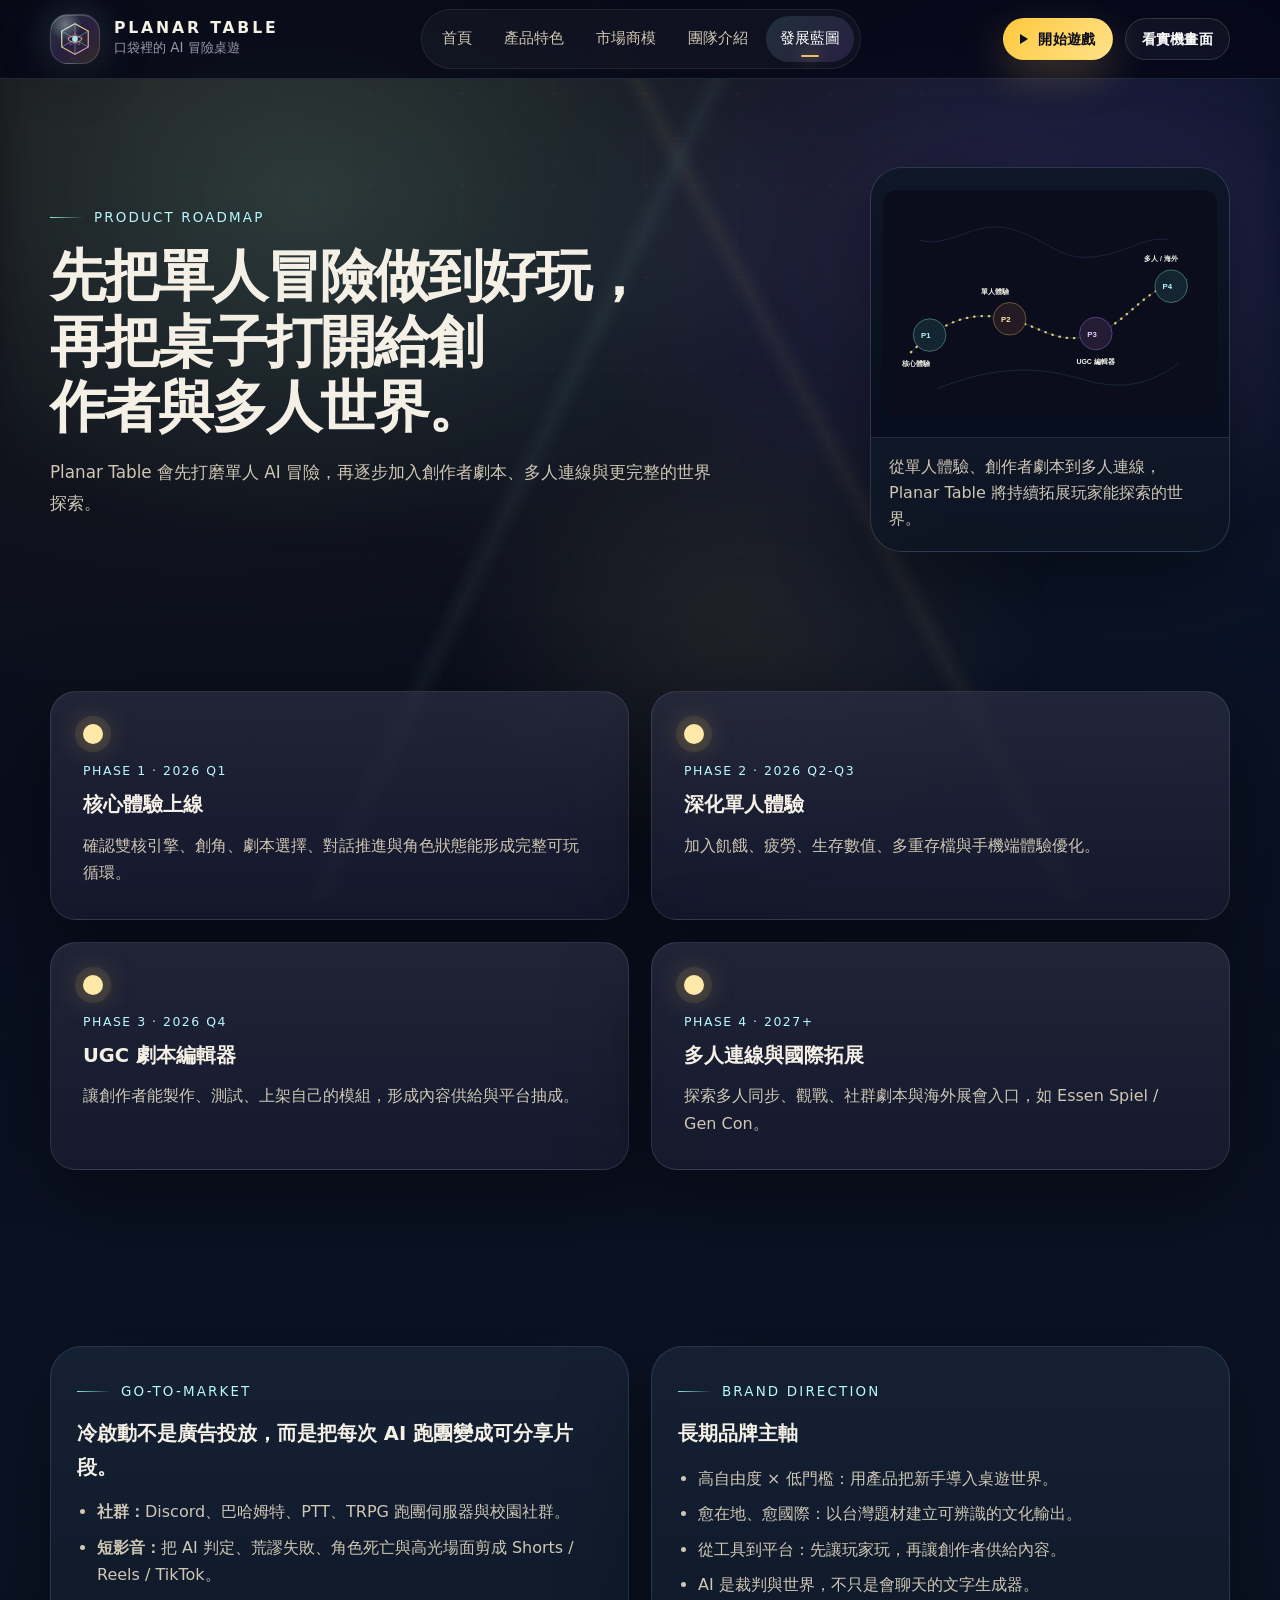
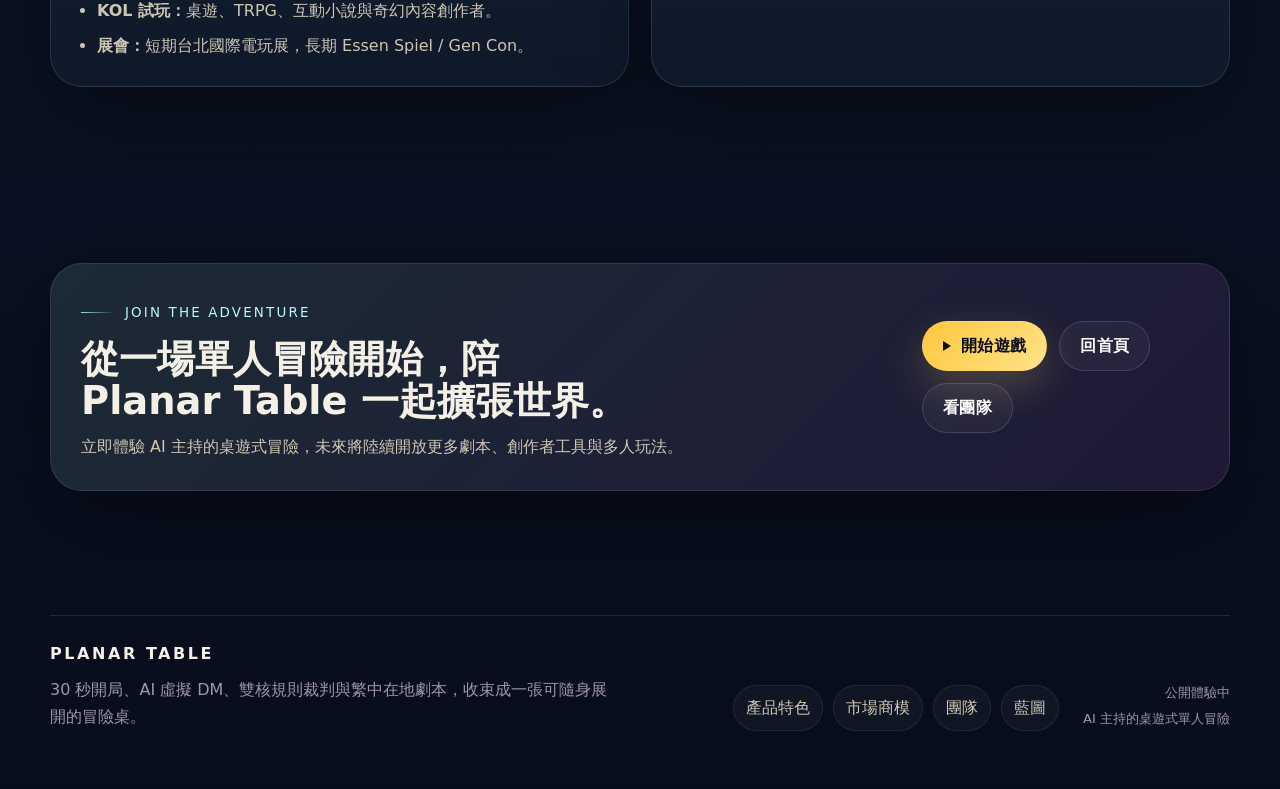
<file: roadmap.html>
<!doctype html>
<html lang="zh-Hant">
<head>
  <meta charset="utf-8">
  <meta name="viewport" content="width=device-width, initial-scale=1">
  <title>Planar Table｜發展藍圖</title>
  <meta name="description" content="Planar Table 產品發展藍圖、未來玩法與長期品牌方向。">
  <meta name="theme-color" content="#090B18">
  <link rel="icon" href="assets/images/planar-mark.svg" type="image/svg+xml">
  <script>document.documentElement.classList.add('js')</script>
  <link rel="stylesheet" href="assets/css/base.css">
  <link rel="stylesheet" href="assets/css/pages.css">
</head>
<body data-page="roadmap">
  <div class="site-aurora" aria-hidden="true"></div>
  <header class="site-header">
  <div class="container header-inner">
    <a class="brand" href="index.html" aria-label="Planar Table 首頁">
      <span class="brand-mark"><svg viewBox="0 0 72 72" fill="none" xmlns="http://www.w3.org/2000/svg" aria-hidden="true">
  <defs>
    <linearGradient id="m" x1="10" y1="6" x2="66" y2="68" gradientUnits="userSpaceOnUse">
      <stop stop-color="#B9F7FF"/><stop offset=".48" stop-color="#E7C064"/><stop offset="1" stop-color="#B879FF"/>
    </linearGradient>
    <filter id="g"><feGaussianBlur stdDeviation="2.2" result="b"/><feMerge><feMergeNode in="b"/><feMergeNode in="SourceGraphic"/></feMerge></filter>
  </defs>
  <path d="M36 5.5 62.5 20v32L36 66.5 9.5 52V20L36 5.5Z" stroke="url(#m)" stroke-width="2.5"/>
  <path d="M36 5.5v61M9.5 20 62.5 52M62.5 20 9.5 52" stroke="#8DE7D2" stroke-width="1.4" opacity=".62"/>
  <path d="M22 36c5.8-7.4 20.2-7.4 28 0-6.6 8.7-21.7 8.7-28 0Z" fill="#091226" stroke="#E7C064" stroke-width="1.6" filter="url(#g)"/>
  <circle cx="36" cy="36" r="5.8" fill="#B9F7FF" opacity=".9"/>
  <path d="M36 24 41.6 31.8 50 32.8 44.2 39.2 45.8 48 36 43.6 26.2 48 27.8 39.2 22 32.8 30.4 31.8 36 24Z" stroke="#B879FF" stroke-width="1.2" opacity=".72"/>
</svg></span>
      <span class="brand-copy">
        <strong>PLANAR TABLE</strong>
        <span>口袋裡的 AI 冒險桌遊</span>
      </span>
    </a>
    <nav class="nav" data-nav aria-label="主要導覽">
      <a href="index.html" data-page-link="index">首頁</a>
      <a href="product.html" data-page-link="product">產品特色</a>
      <a href="market.html" data-page-link="market">市場商模</a>
      <a href="team.html" data-page-link="team">團隊介紹</a>
      <a href="roadmap.html" data-page-link="roadmap">發展藍圖</a>
    </nav>
    <div class="header-actions">
      <a class="btn btn-compact btn-primary game-cta" href="https://planar-table.zeabur.app/" target="_blank" rel="noopener">開始遊戲</a>
      <a class="btn btn-compact btn-ghost" href="product.html#demo">看實機畫面</a>
      <button class="menu-toggle" data-menu-toggle aria-label="切換選單" aria-expanded="false"><span></span><span></span><span></span></button>
    </div>
  </div>
</header>
  <main>
<section class="page-hero">
  <div class="container page-hero-grid">
    <div class="reveal">
      <div class="eyebrow">Product Roadmap</div>
      <h1 class="section-title page-hero-title"><span>先把單人冒險做到好玩，</span><span>再把桌子打開給創作者與多人世界。</span></h1>
      <p class="page-lead">Planar Table 會先打磨單人 AI 冒險，再逐步加入創作者劇本、多人連線與更完整的世界探索。</p>
    </div>
    <figure class="image-card page-hero-visual reveal"><img src="assets/images/roadmap-map.svg" alt="Planar Table 發展任務地圖"><figcaption class="caption">從單人體驗、創作者劇本到多人連線，Planar Table 將持續拓展玩家能探索的世界。</figcaption></figure>
  </div>
</section>

<section class="section">
  <div class="container quest-map">
    <article class="quest-card reveal"><div class="phase">Phase 1 · 2026 Q1</div><h3>核心體驗上線</h3><p>確認雙核引擎、創角、劇本選擇、對話推進與角色狀態能形成完整可玩循環。</p></article>
    <article class="quest-card reveal"><div class="phase">Phase 2 · 2026 Q2-Q3</div><h3>深化單人體驗</h3><p>加入飢餓、疲勞、生存數值、多重存檔與手機端體驗優化。</p></article>
    <article class="quest-card reveal"><div class="phase">Phase 3 · 2026 Q4</div><h3>UGC 劇本編輯器</h3><p>讓創作者能製作、測試、上架自己的模組，形成內容供給與平台抽成。</p></article>
    <article class="quest-card reveal"><div class="phase">Phase 4 · 2027+</div><h3>多人連線與國際拓展</h3><p>探索多人同步、觀戰、社群劇本與海外展會入口，如 Essen Spiel / Gen Con。</p></article>
  </div>
</section>

<section class="section">
  <div class="container two-up">
    <article class="panel reveal">
      <div class="eyebrow">Go-to-Market</div>
      <h3>冷啟動不是廣告投放，而是把每次 AI 跑團變成可分享片段。</h3>
      <ul>
        <li><strong>社群：</strong>Discord、巴哈姆特、PTT、TRPG 跑團伺服器與校園社群。</li>
        <li><strong>短影音：</strong>把 AI 判定、荒謬失敗、角色死亡與高光場面剪成 Shorts / Reels / TikTok。</li>
        <li><strong>KOL 試玩：</strong>桌遊、TRPG、互動小說與奇幻內容創作者。</li>
        <li><strong>展會：</strong>短期台北國際電玩展，長期 Essen Spiel / Gen Con。</li>
      </ul>
    </article>
    <article class="panel panel-accent reveal">
      <div class="eyebrow">Brand Direction</div>
      <h3>長期品牌主軸</h3>
      <ul>
        <li>高自由度 × 低門檻：用產品把新手導入桌遊世界。</li>
        <li>愈在地、愈國際：以台灣題材建立可辨識的文化輸出。</li>
        <li>從工具到平台：先讓玩家玩，再讓創作者供給內容。</li>
        <li>AI 是裁判與世界，不只是會聊天的文字生成器。</li>
      </ul>
    </article>
  </div>
</section>

<section class="section final-cta">
  <div class="container callout reveal">
    <div>
      <div class="eyebrow">Join the Adventure</div>
      <h2>從一場單人冒險開始，陪 Planar Table 一起擴張世界。</h2>
      <p>立即體驗 AI 主持的桌遊式冒險，未來將陸續開放更多劇本、創作者工具與多人玩法。</p>
    </div>
    <div class="callout-actions">
      <a class="btn btn-primary game-cta" href="https://planar-table.zeabur.app/" target="_blank" rel="noopener">開始遊戲</a>
      <a class="btn btn-ghost" href="index.html">回首頁</a>
      <a class="btn btn-ghost" href="team.html">看團隊</a>
    </div>
  </div>
</section>
  </main>
  <footer class="footer">
  <div class="container footer-grid">
    <div>
      <div class="footer-brand">PLANAR TABLE</div>
      <p>30 秒開局、AI 虛擬 DM、雙核規則裁判與繁中在地劇本，收束成一張可隨身展開的冒險桌。</p>
    </div>
    <div class="footer-links" aria-label="頁尾導覽">
      <a href="product.html">產品特色</a>
      <a href="market.html">市場商模</a>
      <a href="team.html">團隊</a>
      <a href="roadmap.html">藍圖</a>
    </div>
    <div class="footer-note">
      <span>公開體驗中</span>
      <span>AI 主持的桌遊式單人冒險</span>
    </div>
  </div>
</footer>
  <script src="assets/js/main.js"></script>
  
</body>
</html>
</file>
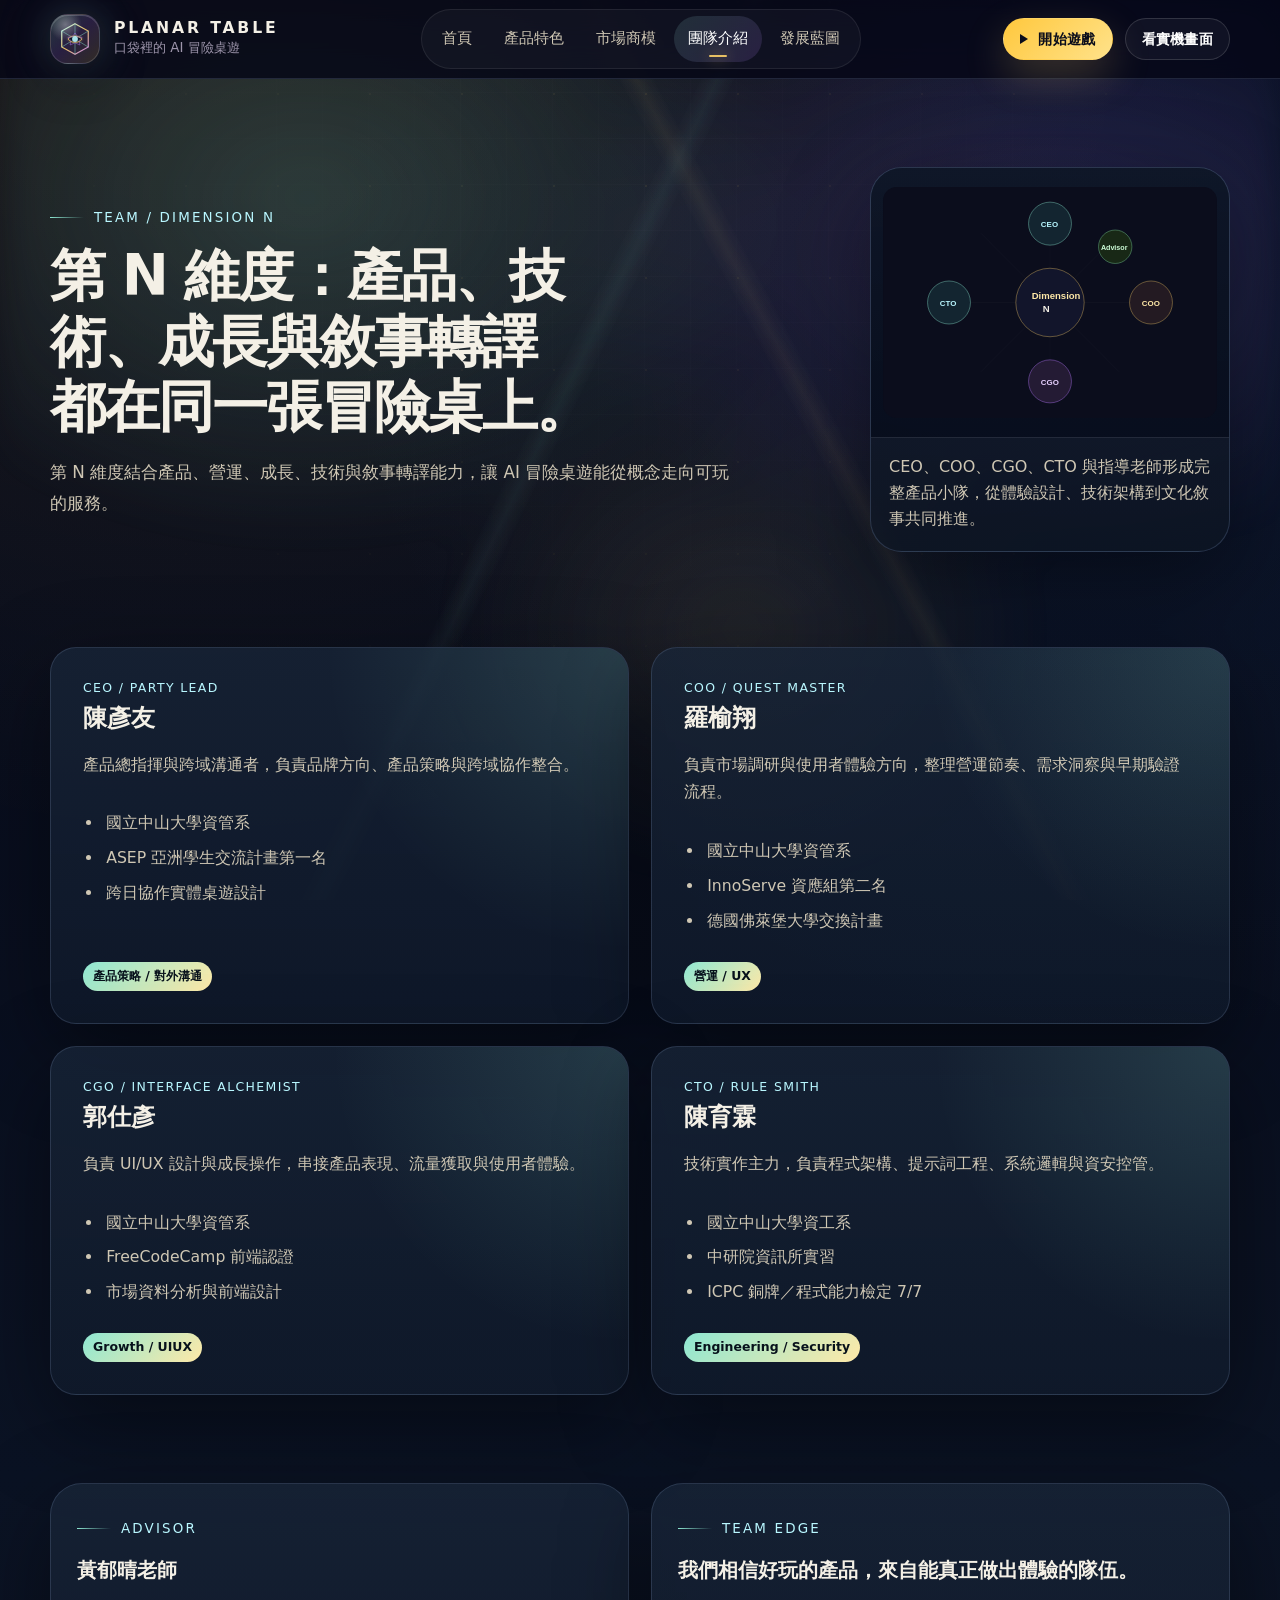
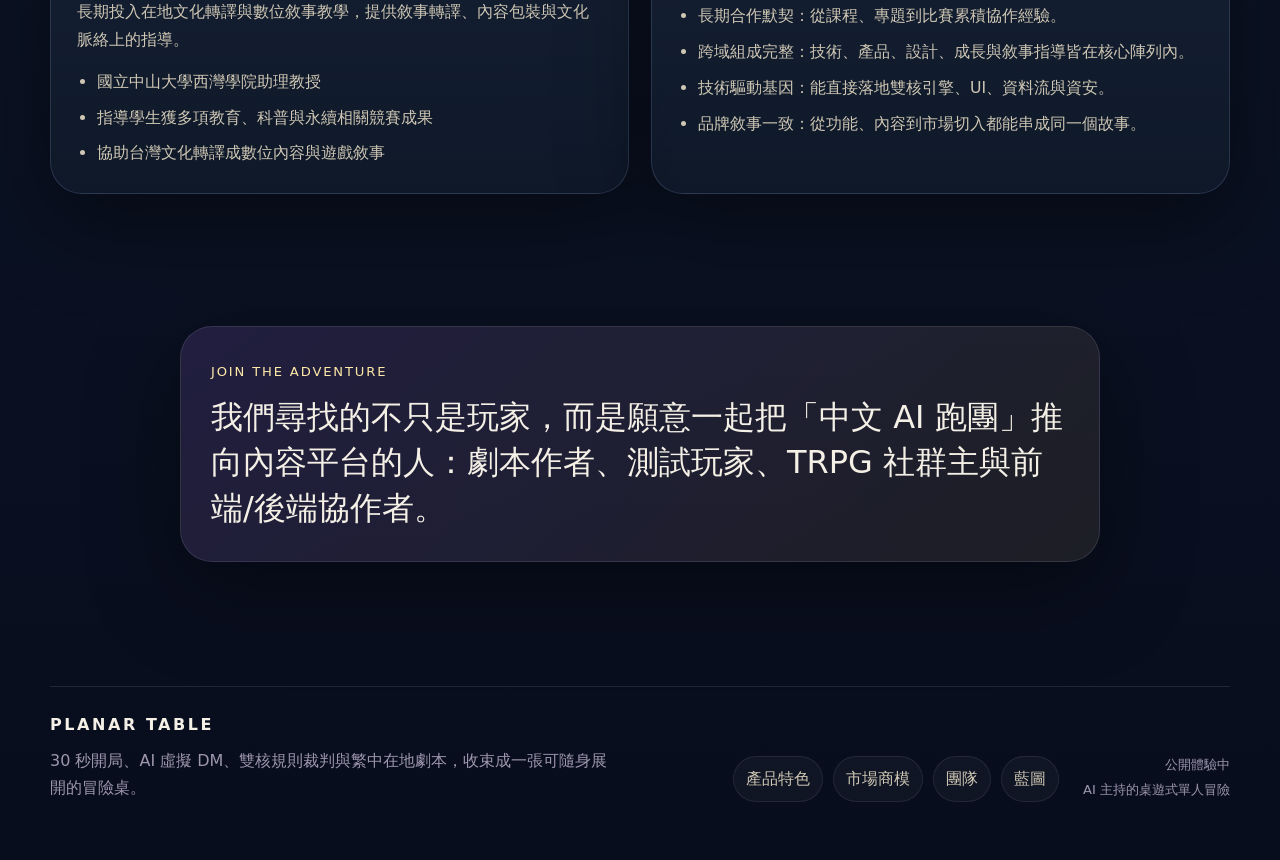
<file: team.html>
<!doctype html>
<html lang="zh-Hant">
<head>
  <meta charset="utf-8">
  <meta name="viewport" content="width=device-width, initial-scale=1">
  <title>Planar Table｜第 N 維度團隊</title>
  <meta name="description" content="第 N 維度團隊介紹：產品、營運、成長、技術與敘事指導。">
  <meta name="theme-color" content="#090B18">
  <link rel="icon" href="assets/images/planar-mark.svg" type="image/svg+xml">
  <script>document.documentElement.classList.add('js')</script>
  <link rel="stylesheet" href="assets/css/base.css">
  <link rel="stylesheet" href="assets/css/pages.css">
</head>
<body data-page="team">
  <div class="site-aurora" aria-hidden="true"></div>
  <header class="site-header">
  <div class="container header-inner">
    <a class="brand" href="index.html" aria-label="Planar Table 首頁">
      <span class="brand-mark"><svg viewBox="0 0 72 72" fill="none" xmlns="http://www.w3.org/2000/svg" aria-hidden="true">
  <defs>
    <linearGradient id="m" x1="10" y1="6" x2="66" y2="68" gradientUnits="userSpaceOnUse">
      <stop stop-color="#B9F7FF"/><stop offset=".48" stop-color="#E7C064"/><stop offset="1" stop-color="#B879FF"/>
    </linearGradient>
    <filter id="g"><feGaussianBlur stdDeviation="2.2" result="b"/><feMerge><feMergeNode in="b"/><feMergeNode in="SourceGraphic"/></feMerge></filter>
  </defs>
  <path d="M36 5.5 62.5 20v32L36 66.5 9.5 52V20L36 5.5Z" stroke="url(#m)" stroke-width="2.5"/>
  <path d="M36 5.5v61M9.5 20 62.5 52M62.5 20 9.5 52" stroke="#8DE7D2" stroke-width="1.4" opacity=".62"/>
  <path d="M22 36c5.8-7.4 20.2-7.4 28 0-6.6 8.7-21.7 8.7-28 0Z" fill="#091226" stroke="#E7C064" stroke-width="1.6" filter="url(#g)"/>
  <circle cx="36" cy="36" r="5.8" fill="#B9F7FF" opacity=".9"/>
  <path d="M36 24 41.6 31.8 50 32.8 44.2 39.2 45.8 48 36 43.6 26.2 48 27.8 39.2 22 32.8 30.4 31.8 36 24Z" stroke="#B879FF" stroke-width="1.2" opacity=".72"/>
</svg></span>
      <span class="brand-copy">
        <strong>PLANAR TABLE</strong>
        <span>口袋裡的 AI 冒險桌遊</span>
      </span>
    </a>
    <nav class="nav" data-nav aria-label="主要導覽">
      <a href="index.html" data-page-link="index">首頁</a>
      <a href="product.html" data-page-link="product">產品特色</a>
      <a href="market.html" data-page-link="market">市場商模</a>
      <a href="team.html" data-page-link="team">團隊介紹</a>
      <a href="roadmap.html" data-page-link="roadmap">發展藍圖</a>
    </nav>
    <div class="header-actions">
      <a class="btn btn-compact btn-primary game-cta" href="https://planar-table.zeabur.app/" target="_blank" rel="noopener">開始遊戲</a>
      <a class="btn btn-compact btn-ghost" href="product.html#demo">看實機畫面</a>
      <button class="menu-toggle" data-menu-toggle aria-label="切換選單" aria-expanded="false"><span></span><span></span><span></span></button>
    </div>
  </div>
</header>
  <main>
<section class="page-hero">
  <div class="container page-hero-grid">
    <div class="reveal">
      <div class="eyebrow">Team / Dimension N</div>
      <h1 class="section-title page-hero-title"><span>第 N 維度：產品、技術、成長與敘事轉譯</span><span>都在同一張冒險桌上。</span></h1>
      <p class="page-lead">第 N 維度結合產品、營運、成長、技術與敘事轉譯能力，讓 AI 冒險桌遊能從概念走向可玩的服務。</p>
    </div>
    <figure class="image-card page-hero-visual reveal"><img src="assets/images/team-overview.svg" alt="第 N 維度團隊角色星圖"><figcaption class="caption">CEO、COO、CGO、CTO 與指導老師形成完整產品小隊，從體驗設計、技術架構到文化敘事共同推進。</figcaption></figure>
  </div>
</section>

<section class="section">
  <div class="container party-grid">
    <article class="team-card reveal"><div class="role">CEO / Party Lead</div><h3>陳彥友</h3><p>產品總指揮與跨域溝通者，負責品牌方向、產品策略與跨域協作整合。</p><ul><li>國立中山大學資管系</li><li>ASEP 亞洲學生交流計畫第一名</li><li>跨日協作實體桌遊設計</li></ul><span class="tag">產品策略 / 對外溝通</span></article>
    <article class="team-card reveal"><div class="role">COO / Quest Master</div><h3>羅榆翔</h3><p>負責市場調研與使用者體驗方向，整理營運節奏、需求洞察與早期驗證流程。</p><ul><li>國立中山大學資管系</li><li>InnoServe 資應組第二名</li><li>德國佛萊堡大學交換計畫</li></ul><span class="tag">營運 / UX</span></article>
    <article class="team-card reveal"><div class="role">CGO / Interface Alchemist</div><h3>郭仕彥</h3><p>負責 UI/UX 設計與成長操作，串接產品表現、流量獲取與使用者體驗。</p><ul><li>國立中山大學資管系</li><li>FreeCodeCamp 前端認證</li><li>市場資料分析與前端設計</li></ul><span class="tag">Growth / UIUX</span></article>
    <article class="team-card reveal"><div class="role">CTO / Rule Smith</div><h3>陳育霖</h3><p>技術實作主力，負責程式架構、提示詞工程、系統邏輯與資安控管。</p><ul><li>國立中山大學資工系</li><li>中研院資訊所實習</li><li>ICPC 銅牌／程式能力檢定 7/7</li></ul><span class="tag">Engineering / Security</span></article>
  </div>
</section>

<section class="section">
  <div class="container two-up">
    <article class="panel reveal">
      <div class="eyebrow">Advisor</div>
      <h3>黃郁晴老師</h3>
      <p>長期投入在地文化轉譯與數位敘事教學，提供敘事轉譯、內容包裝與文化脈絡上的指導。</p>
      <ul><li>國立中山大學西灣學院助理教授</li><li>指導學生獲多項教育、科普與永續相關競賽成果</li><li>協助台灣文化轉譯成數位內容與遊戲敘事</li></ul>
    </article>
    <article class="panel panel-accent reveal">
      <div class="eyebrow">Team Edge</div>
      <h3>我們相信好玩的產品，來自能真正做出體驗的隊伍。</h3>
      <ul><li>長期合作默契：從課程、專題到比賽累積協作經驗。</li><li>跨域組成完整：技術、產品、設計、成長與敘事指導皆在核心陣列內。</li><li>技術驅動基因：能直接落地雙核引擎、UI、資料流與資安。</li><li>品牌敘事一致：從功能、內容到市場切入都能串成同一個故事。</li></ul>
    </article>
  </div>
</section>

<section class="section">
  <div class="container team-note reveal">
    <span>Join the Adventure</span>
    <p>我們尋找的不只是玩家，而是願意一起把「中文 AI 跑團」推向內容平台的人：劇本作者、測試玩家、TRPG 社群主與前端/後端協作者。</p>
  </div>
</section>
  </main>
  <footer class="footer">
  <div class="container footer-grid">
    <div>
      <div class="footer-brand">PLANAR TABLE</div>
      <p>30 秒開局、AI 虛擬 DM、雙核規則裁判與繁中在地劇本，收束成一張可隨身展開的冒險桌。</p>
    </div>
    <div class="footer-links" aria-label="頁尾導覽">
      <a href="product.html">產品特色</a>
      <a href="market.html">市場商模</a>
      <a href="team.html">團隊</a>
      <a href="roadmap.html">藍圖</a>
    </div>
    <div class="footer-note">
      <span>公開體驗中</span>
      <span>AI 主持的桌遊式單人冒險</span>
    </div>
  </div>
</footer>
  <script src="assets/js/main.js"></script>
  
</body>
</html>
</file>
<file: assets/css/base.css>
:root {
  --ink: #f4f0e6;
  --ink-soft: #cfc7b4;
  --muted: #9e96ac;
  --void: #080914;
  --void-2: #0d1022;
  --void-3: #13172f;
  --panel: rgba(18, 21, 43, .72);
  --panel-strong: rgba(10, 12, 27, .9);
  --line: rgba(226, 198, 112, .18);
  --line-cyan: rgba(142, 231, 210, .24);
  --gold: #e7c064;
  --gold-2: #ffe9a8;
  --cyan: #8de7d2;
  --cyan-2: #b9f7ff;
  --violet: #b879ff;
  --jade: #80d89f;
  --ember: #ff8263;
  --shadow: 0 28px 90px rgba(0, 0, 0, .42);
  --glow: 0 0 36px rgba(141, 231, 210, .18), 0 0 70px rgba(184, 121, 255, .12);
  --radius-xl: 32px;
  --radius-lg: 22px;
  --radius-md: 14px;
  --maxw: 1180px;
}

* { box-sizing: border-box; }
html { scroll-behavior: smooth; }
body {
  margin: 0;
  min-height: 100vh;
  overflow-x: hidden;
  color: var(--ink);
  font-family: ui-sans-serif, system-ui, -apple-system, BlinkMacSystemFont, "Noto Sans TC", "PingFang TC", "Microsoft JhengHei", "Segoe UI", sans-serif;
  line-height: 1.72;
  background:
    radial-gradient(circle at 16% 8%, rgba(184, 121, 255, .22), transparent 28%),
    radial-gradient(circle at 88% 10%, rgba(141, 231, 210, .16), transparent 30%),
    radial-gradient(circle at 50% 100%, rgba(231, 192, 100, .12), transparent 28%),
    linear-gradient(145deg, #070711 0%, #0b0d1c 42%, #11132a 72%, #080914 100%);
}
body::before,
body::after,
.site-aurora {
  content: "";
  position: fixed;
  inset: 0;
  pointer-events: none;
  z-index: -2;
}
body::before {
  background-image:
    linear-gradient(rgba(255,255,255,.035) 1px, transparent 1px),
    linear-gradient(90deg, rgba(255,255,255,.03) 1px, transparent 1px),
    radial-gradient(circle at 2px 2px, rgba(231,192,100,.16) 1px, transparent 1.2px);
  background-size: 46px 46px, 46px 46px, 92px 92px;
  mask-image: radial-gradient(circle at 50% 18%, black 0%, transparent 74%);
  opacity: .52;
}
body::after {
  z-index: -1;
  background:
    linear-gradient(116deg, transparent 0 43%, rgba(141,231,210,.08) 44%, transparent 45% 100%),
    linear-gradient(62deg, transparent 0 60%, rgba(231,192,100,.09) 61%, transparent 62% 100%);
  mix-blend-mode: screen;
  opacity: .62;
}
.site-aurora {
  background:
    radial-gradient(ellipse at 24% 22%, rgba(141,231,210,.24), transparent 36%),
    radial-gradient(ellipse at 82% 28%, rgba(184,121,255,.22), transparent 34%),
    radial-gradient(ellipse at 58% 70%, rgba(231,192,100,.14), transparent 30%);
  filter: blur(18px);
  opacity: .74;
}

@media (prefers-reduced-motion: no-preference) {
  .site-aurora { animation: auroraDrift 18s ease-in-out infinite alternate; }
  @keyframes auroraDrift { from { transform: translate3d(-1.5%, -1%, 0) scale(1); } to { transform: translate3d(1%, 1.2%, 0) scale(1.04); } }
}

a { color: inherit; text-decoration: none; }
img { max-width: 100%; display: block; }
button, input, textarea { font: inherit; }
button { color: inherit; }
::selection { color: #091022; background: var(--gold-2); }
.container { width: min(calc(100% - 34px), var(--maxw)); margin: 0 auto; }
.section { padding: 88px 0; position: relative; }
.section-tight { padding: 48px 0; }

.site-header {
  position: sticky;
  top: 0;
  z-index: 50;
  border-bottom: 1px solid rgba(255,255,255,.08);
  background: linear-gradient(90deg, rgba(8, 9, 20, .82), rgba(14, 17, 35, .74));
  backdrop-filter: blur(18px) saturate(1.2);
}
.header-inner { min-height: 78px; display: flex; align-items: center; justify-content: space-between; gap: 20px; }
.brand { display: flex; align-items: center; gap: 14px; min-width: 0; }
.brand-mark {
  width: 50px; height: 50px; display: grid; place-items: center; flex: 0 0 auto;
  border-radius: 18px;
  background:
    radial-gradient(circle at 30% 20%, rgba(255,255,255,.34), transparent 32%),
    linear-gradient(135deg, rgba(141,231,210,.2), rgba(184,121,255,.18) 48%, rgba(231,192,100,.18));
  border: 1px solid rgba(255,255,255,.15);
  box-shadow: inset 0 1px 0 rgba(255,255,255,.18), 0 16px 44px rgba(0,0,0,.34), var(--glow);
}
.brand-mark svg { width: 36px; height: 36px; }
.brand-copy strong { display: block; letter-spacing: .18em; font-size: .98rem; line-height: 1.1; }
.brand-copy span { display: block; color: var(--muted); font-size: .84rem; white-space: nowrap; overflow: hidden; text-overflow: ellipsis; }
.nav { display: flex; align-items: center; gap: 4px; padding: 6px; border: 1px solid rgba(255,255,255,.08); border-radius: 999px; background: rgba(255,255,255,.035); }
.nav a { position: relative; padding: 10px 14px; border-radius: 999px; color: var(--ink-soft); font-size: .93rem; transition: color .22s ease, background .22s ease; }
.nav a:hover, .nav a.active { color: #fff; background: linear-gradient(135deg, rgba(141,231,210,.14), rgba(184,121,255,.15)); }
.nav a.active::after { content: ""; position: absolute; left: 50%; bottom: 5px; width: 18px; height: 2px; transform: translateX(-50%); background: var(--gold); border-radius: 999px; box-shadow: 0 0 14px rgba(231,192,100,.8); }
.header-actions { display: flex; align-items: center; gap: 12px; }
.menu-toggle { display: none; width: 46px; height: 46px; padding: 0; border: 1px solid rgba(255,255,255,.12); border-radius: 16px; background: rgba(255,255,255,.06); cursor: pointer; }
.menu-toggle span { display: block; width: 20px; height: 2px; margin: 4px auto; background: var(--ink); border-radius: 999px; transition: transform .2s ease, opacity .2s ease; }
.menu-toggle.open span:nth-child(1) { transform: translateY(6px) rotate(45deg); }
.menu-toggle.open span:nth-child(2) { opacity: 0; }
.menu-toggle.open span:nth-child(3) { transform: translateY(-6px) rotate(-45deg); }

.btn {
  display: inline-flex; align-items: center; justify-content: center; gap: 10px; min-height: 50px; padding: 0 20px;
  border-radius: 999px; border: 1px solid transparent; font-weight: 800; letter-spacing: .02em; cursor: pointer;
  transition: transform .2s ease, border-color .2s ease, background .2s ease, box-shadow .2s ease;
}
.btn:hover { transform: translateY(-2px); }
.btn-primary { color: #0b0d1b; background: linear-gradient(135deg, var(--gold), var(--gold-2)); box-shadow: 0 16px 42px rgba(231,192,100,.24); }
.btn-secondary { color: #061419; background: linear-gradient(135deg, var(--cyan), var(--cyan-2)); box-shadow: 0 16px 42px rgba(141,231,210,.18); }
.btn-ghost { color: #fff; background: rgba(255,255,255,.045); border-color: rgba(255,255,255,.14); }
.btn-compact { min-height: 42px; padding: 0 16px; font-size: .9rem; }
.game-cta::before {
  content: "";
  width: 0;
  height: 0;
  border-top: 5px solid transparent;
  border-bottom: 5px solid transparent;
  border-left: 8px solid currentColor;
}

.hero { padding: 76px 0 38px; }
.hero-grid { display: grid; grid-template-columns: 1.05fr .95fr; gap: 38px; align-items: center; }
.hero-copy h1 { font-size: clamp(2.7rem, 5.8vw, 5.95rem); line-height: .98; letter-spacing: -.065em; margin: 0 0 24px; }
.hero-copy p, .page-lead, .section-desc { color: var(--ink-soft); font-size: 1.05rem; max-width: 760px; margin: 0; }
.kicker { display: inline-flex; align-items: center; gap: 10px; margin-bottom: 18px; padding: 8px 13px; border-radius: 999px; border: 1px solid rgba(141,231,210,.22); background: rgba(141,231,210,.08); color: var(--cyan-2); font-size: .82rem; letter-spacing: .12em; text-transform: uppercase; }
.kicker-dot { width: 8px; height: 8px; border-radius: 999px; background: var(--gold); box-shadow: 0 0 18px rgba(231,192,100,.9); }
.text-gradient { background: linear-gradient(90deg, #fff 0%, var(--cyan-2) 42%, var(--gold-2) 74%, var(--violet) 100%); -webkit-background-clip: text; background-clip: text; color: transparent; }
.hero-actions, .badge-row, .stat-row, .callout-actions { display: flex; flex-wrap: wrap; gap: 12px; }
.hero-actions { margin-top: 28px; }
.badge-row { margin-top: 24px; }
.badge, .pill { display: inline-flex; align-items: center; gap: 9px; padding: 10px 14px; border: 1px solid rgba(255,255,255,.1); border-radius: 999px; color: var(--ink-soft); background: rgba(255,255,255,.045); }
.badge i { font-style: normal; color: var(--gold); }
.badge strong, .pill strong { color: #fff; }

.hero-board, .panel, .card, .image-card, .quote-card, .callout, .metric, .team-card, .loop-card, .pain-card, .quest-card, .engine-card, .tier {
  border: 1px solid rgba(255,255,255,.1);
  background:
    linear-gradient(180deg, rgba(255,255,255,.075), rgba(255,255,255,.025)),
    var(--panel);
  box-shadow: var(--shadow);
}
.hero-board { position: relative; padding: 14px; border-radius: var(--radius-xl); overflow: hidden; }
.hero-board::before { content: ""; position: absolute; inset: -1px; background: linear-gradient(135deg, rgba(141,231,210,.24), transparent 28%, rgba(231,192,100,.18) 56%, transparent 72%, rgba(184,121,255,.24)); opacity: .55; pointer-events: none; }
.hero-board img { position: relative; border-radius: 24px; border: 1px solid rgba(255,255,255,.1); width: 100%; }
.board-toolbar, .board-status { position: relative; z-index: 1; display: flex; justify-content: space-between; align-items: center; gap: 10px; color: var(--ink-soft); font-size: .78rem; letter-spacing: .12em; text-transform: uppercase; padding: 0 4px 12px; }
.board-status { padding: 12px 4px 2px; flex-wrap: wrap; }
.board-status strong { color: var(--gold-2); margin-right: 5px; }

.eyebrow { display: inline-flex; align-items: center; gap: 10px; color: var(--cyan-2); font-size: .84rem; letter-spacing: .16em; text-transform: uppercase; margin-bottom: 14px; }
.eyebrow::before { content: ""; width: 34px; height: 1px; background: linear-gradient(90deg, var(--cyan), transparent); }
.section-title { font-size: clamp(2rem, 4.2vw, 4.15rem); line-height: 1.05; letter-spacing: -.045em; margin: 0 0 18px; }
.section-heading { max-width: 760px; }
.split-layout { display: grid; grid-template-columns: 1.05fr .95fr; gap: 28px; align-items: center; }
.custom-tokens { display: grid; grid-template-columns: repeat(2, minmax(0, 1fr)); gap: 16px; }
.token-card { min-height: 150px; display: flex; flex-direction: column; justify-content: flex-end; gap: 6px; padding: 20px; border-radius: 26px; border: 1px solid rgba(255,255,255,.12); overflow: hidden; position: relative; box-shadow: var(--shadow); }
.token-card::before { content: ""; position: absolute; inset: 0; background-image: radial-gradient(circle at 24px 24px, rgba(255,255,255,.2) 1px, transparent 1.2px); background-size: 18px 18px; opacity: .33; }
.token-card span, .token-card strong { position: relative; }
.token-card span { color: rgba(255,255,255,.72); font-size: .82rem; text-transform: uppercase; letter-spacing: .14em; }
.token-card strong { font-size: 1.4rem; }
.token-a { background: linear-gradient(135deg, #3b165d, #171126); }
.token-b { background: linear-gradient(135deg, #0d6b70, #101829); }
.token-c { background: linear-gradient(135deg, #9a6824, #16101a); }
.token-d { background: linear-gradient(135deg, #126a49, #0e1420); }

.metric-strip { display: grid; grid-template-columns: repeat(4, minmax(0, 1fr)); gap: 16px; }
.metric { padding: 22px; border-radius: 24px; }
.metric strong { display: block; font-size: clamp(1.8rem, 3vw, 2.6rem); line-height: 1; margin-bottom: 8px; color: var(--gold-2); }
.metric span { color: var(--ink-soft); }
.loop-grid { display: grid; grid-template-columns: repeat(4, minmax(0, 1fr)); gap: 18px; margin-top: 30px; }
.loop-card { position: relative; padding: 24px; border-radius: 26px; min-height: 260px; overflow: hidden; }
.loop-card::after { content: ""; position: absolute; right: -30px; bottom: -30px; width: 112px; height: 112px; border: 1px solid rgba(231,192,100,.24); border-radius: 50%; box-shadow: inset 0 0 30px rgba(231,192,100,.08); }
.loop-card span { display: inline-grid; place-items: center; width: 42px; height: 42px; border-radius: 14px; background: rgba(231,192,100,.12); color: var(--gold-2); border: 1px solid rgba(231,192,100,.22); margin-bottom: 34px; }
.loop-card h3, .panel h3, .card h3, .team-card h3, .pain-card h3, .quest-card h3, .engine-card h3, .tier h3 { margin: 0 0 10px; font-size: 1.22rem; }
.loop-card p, .panel p, .card p, .team-card p, .pain-card p, .quest-card p, .engine-card p, .tier p { margin: 0; color: var(--ink-soft); }
.panel ul, .card ul, .team-card ul, .engine-card ul, .quote-card ul { color: var(--ink-soft); padding-left: 20px; margin: 14px 0 0; }
.panel li + li, .card li + li, .team-card li + li, .engine-card li + li { margin-top: 8px; }

.showcase { display: grid; grid-template-columns: 1.06fr .94fr; gap: 24px; align-items: stretch; }
.image-card { overflow: hidden; border-radius: var(--radius-xl); }
.image-card img { width: 100%; height: 100%; object-fit: cover; }
.image-card .caption { padding: 16px 18px 18px; color: var(--ink-soft); border-top: 1px solid rgba(255,255,255,.08); background: rgba(0,0,0,.16); }
.image-stack { display: grid; gap: 20px; }
.panel, .card, .quote-card { padding: 26px; border-radius: var(--radius-xl); }
.quote-card { display: flex; flex-direction: column; justify-content: center; min-height: 220px; background: linear-gradient(135deg, rgba(184,121,255,.16), rgba(141,231,210,.08)); }
.quote-card p { font-size: clamp(1.25rem, 2.4vw, 2rem); line-height: 1.35; margin: 0 0 18px; }
.quote-card span { color: var(--gold-2); letter-spacing: .1em; text-transform: uppercase; font-size: .78rem; }
.panel-accent { background: linear-gradient(135deg, rgba(231,192,100,.14), rgba(184,121,255,.1)), var(--panel); border-color: rgba(231,192,100,.22); }
.big-line { font-size: clamp(1.35rem, 2.8vw, 2.35rem); line-height: 1.25; color: #fff !important; margin-bottom: 14px !important; }
.callout { display: flex; align-items: center; justify-content: space-between; gap: 24px; padding: 30px; border-radius: var(--radius-xl); background: linear-gradient(135deg, rgba(141,231,210,.14), rgba(184,121,255,.12)), var(--panel-strong); }
.callout h2 { margin: 0; font-size: clamp(1.8rem, 3vw, 3rem); line-height: 1.1; }
.callout p { margin: 10px 0 0; color: var(--ink-soft); }

.footer { padding: 36px 0 58px; color: var(--muted); }
.footer-grid { display: grid; grid-template-columns: 1fr auto auto; gap: 24px; align-items: end; padding-top: 24px; border-top: 1px solid rgba(255,255,255,.1); }
.footer-brand { color: var(--ink); font-weight: 900; letter-spacing: .16em; }
.footer p { margin: 8px 0 0; max-width: 520px; }
.footer-links { display: flex; flex-wrap: wrap; gap: 10px; }
.footer-links a { padding: 8px 12px; border: 1px solid rgba(255,255,255,.08); border-radius: 999px; background: rgba(255,255,255,.035); color: var(--ink-soft); }
.footer-note { display: grid; gap: 3px; font-size: .82rem; text-align: right; }

.reveal { opacity: 0; transform: translateY(18px); transition: opacity .7s ease, transform .7s ease; }
.reveal.visible { opacity: 1; transform: translateY(0); }
.note { color: var(--muted); font-size: .92rem; }

@media (max-width: 1080px) {
  .header-actions .btn { display: none; }
  .nav a { padding: 9px 11px; }
  .hero-grid, .split-layout, .showcase { grid-template-columns: 1fr; }
  .loop-grid { grid-template-columns: repeat(2, minmax(0, 1fr)); }
  .footer-grid { grid-template-columns: 1fr; align-items: start; }
  .footer-note { text-align: left; }
}
@media (max-width: 860px) {
  .container { width: min(calc(100% - 28px), var(--maxw)); }
  .section { padding: 68px 0; }
  .header-inner { min-height: 72px; }
  .menu-toggle { display: block; }
  .nav { position: fixed; top: 82px; left: 14px; right: 14px; display: grid; gap: 8px; padding: 14px; border-radius: 24px; transform: translateY(-12px); opacity: 0; pointer-events: none; background: rgba(8,9,20,.96); box-shadow: var(--shadow); }
  .nav.open { transform: translateY(0); opacity: 1; pointer-events: auto; }
  .nav a { display: block; padding: 13px 15px; }
  .brand-copy span { display: none; }
  .metric-strip, .custom-tokens { grid-template-columns: repeat(2, minmax(0, 1fr)); }
  .hero-copy h1 { font-size: clamp(2.55rem, 14vw, 4.6rem); }
  .callout { flex-direction: column; align-items: flex-start; }
}
@media (max-width: 620px) {
  .metric-strip, .loop-grid, .custom-tokens { grid-template-columns: 1fr; }
  .hero { padding-top: 54px; }
  .badge, .pill { width: 100%; justify-content: flex-start; }
  .board-status { display: grid; }
}

:root {
  --pt-void: #050716;
  --pt-navy: #101827;
  --pt-panel: #172435;
  --pt-gold: #ffc83d;
  --pt-gold-2: #ffe28a;
  --pt-muted: #8fa0bb;
}
body {
  background:
    radial-gradient(circle at 16% -4%, rgba(255,200,61,.11), transparent 34%),
    radial-gradient(circle at 88% 10%, rgba(60,124,196,.12), transparent 32%),
    linear-gradient(180deg, var(--pt-void), #0b1324 60%, #080d1d);
}
.text-gradient,
.planar-menu-title {
  background: linear-gradient(180deg, #ffe88e 0%, var(--pt-gold) 55%, #f1a92b 100%);
  -webkit-background-clip: text;
  background-clip: text;
  color: transparent;
}
.site-header {
  background: rgba(5,7,22,.82);
  border-bottom-color: rgba(112,132,165,.24);
}
.btn-primary {
  background: linear-gradient(135deg, var(--pt-gold), var(--pt-gold-2));
}
.badge,
.panel,
.image-card,
.loop-card,
.metric,
.tier,
.team-card,
.timeline-card,
.pain-card {
  background: linear-gradient(180deg, rgba(24,37,56,.78), rgba(16,26,43,.82));
  border-color: rgba(112,132,165,.26);
}
</file>
<file: assets/css/pages.css>
.page-hero { padding: 64px 0 24px; }
.page-hero-grid { display: grid; grid-template-columns: .96fr 1.04fr; gap: 28px; align-items: center; }
.page-nav-links { display: flex; gap: 10px; flex-wrap: wrap; margin-top: 22px; }
.page-nav-links a { padding: 10px 14px; border-radius: 999px; color: var(--ink-soft); border: 1px solid rgba(255,255,255,.1); background: rgba(255,255,255,.04); transition: background .2s ease, color .2s ease, transform .2s ease; }
.page-nav-links a:hover { color: #fff; background: rgba(141,231,210,.12); transform: translateY(-1px); }
.product-device { margin: 0; padding: 16px; border-radius: var(--radius-xl); border: 1px solid rgba(255,255,255,.1); background: linear-gradient(135deg, rgba(141,231,210,.1), rgba(184,121,255,.12)); box-shadow: var(--shadow); }
.product-device img { width: 100%; border-radius: 24px; }
.engine-lab { display: grid; grid-template-columns: 1fr 180px 1fr; gap: 18px; align-items: center; margin-top: 30px; }
.engine-card { padding: 26px; border-radius: var(--radius-xl); min-height: 360px; }
.engine-icon { width: 52px; height: 52px; display: grid; place-items: center; border-radius: 18px; margin-bottom: 18px; color: #07111b; font-weight: 950; background: linear-gradient(135deg, var(--cyan), var(--gold-2)); box-shadow: 0 0 32px rgba(141,231,210,.18); }
.engine-bridge { display: grid; gap: 12px; justify-items: center; color: var(--ink-soft); font-size: .86rem; }
.engine-bridge::before, .engine-bridge::after { content: ""; width: 1px; height: 48px; background: linear-gradient(var(--cyan), var(--gold)); opacity: .7; }
.engine-bridge span { padding: 8px 10px; border-radius: 999px; background: rgba(255,255,255,.06); border: 1px solid rgba(255,255,255,.1); }
.gallery-grid { display: grid; grid-template-columns: repeat(3, minmax(0, 1fr)); gap: 20px; margin-top: 28px; }
.two-up { display: grid; grid-template-columns: repeat(2, minmax(0, 1fr)); gap: 22px; }
.feature-matrix { border-radius: var(--radius-xl); border: 1px solid rgba(255,255,255,.1); overflow: hidden; background: var(--panel); box-shadow: var(--shadow); }
.feature-matrix > div { display: grid; grid-template-columns: .8fr 1fr 1fr; gap: 18px; padding: 18px 22px; border-top: 1px solid rgba(255,255,255,.08); }
.feature-matrix > div:first-child { border-top: 0; }
.feature-matrix .matrix-head { color: var(--gold-2); background: rgba(255,255,255,.055); letter-spacing: .08em; text-transform: uppercase; font-size: .82rem; }
.feature-matrix span, .feature-matrix em { color: var(--ink-soft); font-style: normal; }
.pain-grid { display: grid; grid-template-columns: repeat(4, minmax(0, 1fr)); gap: 18px; }
.pain-card { padding: 24px; border-radius: 26px; min-height: 258px; display: flex; flex-direction: column; }
.pain-card span { color: var(--cyan-2); letter-spacing: .14em; font-size: .82rem; }
.pain-card strong { color: var(--gold-2); margin-top: auto; padding-top: 20px; }
.tabs { display: flex; flex-wrap: wrap; gap: 10px; margin: 28px 0 22px; }
.tab-btn { border: 1px solid rgba(255,255,255,.1); border-radius: 999px; padding: 12px 16px; background: rgba(255,255,255,.045); color: var(--ink-soft); cursor: pointer; transition: background .2s ease, color .2s ease, transform .2s ease; }
.tab-btn:hover, .tab-btn.active { color: #07111b; background: linear-gradient(135deg, var(--cyan), var(--gold-2)); transform: translateY(-1px); }
.tab-deck { border-radius: var(--radius-xl); background: linear-gradient(135deg, rgba(141,231,210,.08), rgba(184,121,255,.08)); border: 1px solid rgba(255,255,255,.1); box-shadow: var(--shadow); }
.tab-panel { display: none; padding: 28px; }
.tab-panel.active { display: block; }
.tab-panel h3 { margin-top: 0; font-size: clamp(1.3rem, 2.6vw, 2rem); }
.tab-panel p, .tab-panel li { color: var(--ink-soft); }
.pricing-layout { display: grid; grid-template-columns: .9fr 1.1fr; gap: 24px; align-items: start; }
.pricing-copy img { margin-top: 24px; border-radius: var(--radius-xl); border: 1px solid rgba(255,255,255,.1); box-shadow: var(--shadow); }
.pricing-grid { display: grid; gap: 18px; }
.tier { padding: 24px; border-radius: 26px; }
.tier.popular { background: linear-gradient(135deg, rgba(231,192,100,.18), rgba(141,231,210,.09)), var(--panel); border-color: rgba(231,192,100,.32); }
.tier .tag, .team-card .tag { display: inline-flex; align-items: center; padding: 6px 10px; border-radius: 999px; color: #07111b; background: linear-gradient(135deg, var(--cyan), var(--gold-2)); font-size: .78rem; font-weight: 850; }
.price { font-size: clamp(2.1rem, 5vw, 3.2rem); line-height: 1; color: var(--gold-2); margin: 12px 0; font-weight: 950; }
.price span { font-size: 1rem; color: var(--ink-soft); margin-left: 4px; }
.party-grid { display: grid; grid-template-columns: repeat(4, minmax(0, 1fr)); gap: 18px; }
.team-card { position: relative; padding: 24px; border-radius: 26px; overflow: hidden; }
.team-card::before { content: ""; position: absolute; inset: 0; background: radial-gradient(circle at top right, rgba(141,231,210,.14), transparent 44%); pointer-events: none; }
.role { position: relative; color: var(--cyan-2); letter-spacing: .12em; text-transform: uppercase; font-size: .78rem; }
.team-card h3, .team-card p, .team-card ul, .team-card .tag { position: relative; }
.team-note { padding: 30px; border-radius: var(--radius-xl); border: 1px solid rgba(255,255,255,.1); background: linear-gradient(135deg, rgba(184,121,255,.14), rgba(231,192,100,.09)); box-shadow: var(--shadow); }
.team-note span { color: var(--gold-2); letter-spacing: .14em; text-transform: uppercase; font-size: .82rem; }
.team-note p { margin: 10px 0 0; font-size: clamp(1.25rem, 2.5vw, 2rem); line-height: 1.42; }
.quest-map { position: relative; display: grid; grid-template-columns: repeat(4, minmax(0, 1fr)); gap: 18px; }
.quest-map::before { content: ""; position: absolute; left: 6%; right: 6%; top: 44px; height: 2px; background: linear-gradient(90deg, var(--cyan), var(--gold), var(--violet)); opacity: .55; }
.quest-card { position: relative; padding: 24px; border-radius: 26px; min-height: 274px; }
.quest-card::before { content: ""; width: 20px; height: 20px; display: block; border-radius: 50%; margin-bottom: 28px; background: var(--gold-2); box-shadow: 0 0 0 8px rgba(231,192,100,.1), 0 0 28px rgba(231,192,100,.55); }
.phase { color: var(--cyan-2); letter-spacing: .12em; text-transform: uppercase; font-size: .78rem; margin-bottom: 8px; }

@media (max-width: 1080px) {
  .page-hero-grid, .pricing-layout { grid-template-columns: 1fr; }
  .party-grid, .pain-grid, .quest-map { grid-template-columns: repeat(2, minmax(0, 1fr)); }
  .quest-map::before { display: none; }
}
@media (max-width: 860px) {
  .engine-lab { grid-template-columns: 1fr; }
  .engine-card { min-height: auto; }
  .engine-bridge { grid-template-columns: repeat(3, 1fr); }
  .engine-bridge::before, .engine-bridge::after { display: none; }
  .gallery-grid, .two-up { grid-template-columns: 1fr; }
  .feature-matrix > div { grid-template-columns: 1fr; gap: 6px; }
}
@media (max-width: 620px) {
  .party-grid, .pain-grid, .quest-map { grid-template-columns: 1fr; }
  .engine-bridge { grid-template-columns: 1fr; }
}

.phone-shot-grid {
  display: grid;
  grid-template-columns: repeat(3, minmax(0, 1fr));
  gap: 24px;
  margin-top: 32px;
}
.phone-shot {
  margin: 0;
  padding: 14px;
  border-radius: 28px;
  border: 1px solid rgba(112,132,165,.28);
  background: linear-gradient(180deg, rgba(24,37,56,.86), rgba(10,17,32,.94));
  box-shadow: 0 24px 70px rgba(0,0,0,.28), inset 0 1px 0 rgba(255,255,255,.05);
}
.phone-shot img {
  width: 100%;
  border-radius: 22px;
  border: 1px solid rgba(255,200,61,.18);
  aspect-ratio: 864 / 1536;
  object-fit: cover;
  object-position: top;
}
.phone-shot figcaption {
  padding: 14px 4px 4px;
  display: grid;
  gap: 6px;
}
.phone-shot strong {
  color: var(--accent);
  font-size: 1.1rem;
}
.phone-shot span {
  color: var(--muted);
  font-size: .94rem;
  line-height: 1.6;
}
@media (max-width: 860px) {
  .phone-shot-grid { grid-template-columns: 1fr; }
  .phone-shot { max-width: 420px; margin-inline: auto; }
}

html { -webkit-text-size-adjust: 100%; }
body {
  line-break: strict;
  overflow-wrap: normal;
}
h1, h2, h3, .section-title, .big-line, .hero-copy h1 {
  text-wrap: balance;
  word-break: keep-all;
}
p, li, figcaption, .page-lead, .section-desc, .caption, .phone-shot span {
  text-wrap: pretty;
  overflow-wrap: break-word;
}
img { height: auto; }
main, section, article, figure, .panel, .card, .image-card, .phone-shot, .tier,
.metric, .loop-card, .pain-card, .team-card, .quest-card, .engine-card,
.tab-deck, .tab-panel, .strategy-card, .scenario-card {
  min-width: 0;
}
.hero-grid-wide {
  grid-template-columns: minmax(0, .92fr) minmax(420px, 1.08fr);
}
.hero-board-image img {
  aspect-ratio: 16 / 9;
  object-fit: cover;
  object-position: center;
}
.showcase-image img {
  aspect-ratio: 16 / 9;
  object-fit: cover;
  object-position: center;
}
.page-hero-product .page-hero-grid {
  grid-template-columns: minmax(0, .82fr) minmax(420px, 1.18fr);
}
.clean-engine-lab .engine-card {
  min-height: auto;
}
.engine-bridge span {
  white-space: nowrap;
}
.compact-shot-grid .phone-shot img {
  max-height: 720px;
}
.phone-shot-grid {
  align-items: start;
}
.phone-shot strong {
  color: var(--gold-2);
}
.phone-shot img {
  background: #07111f;
}
.scenario-grid,
.strategy-grid {
  display: grid;
  grid-template-columns: repeat(3, minmax(0, 1fr));
  gap: 18px;
  margin-top: 28px;
}
.scenario-card,
.strategy-card {
  padding: 24px;
  border-radius: 26px;
  border: 1px solid rgba(112,132,165,.28);
  background: linear-gradient(180deg, rgba(24,37,56,.78), rgba(16,26,43,.84));
  box-shadow: var(--shadow);
}
.scenario-card span,
.strategy-card span {
  display: inline-block;
  color: var(--cyan-2);
  letter-spacing: .12em;
  text-transform: uppercase;
  font-size: .78rem;
  margin-bottom: 10px;
}
.scenario-card h3,
.strategy-card h3 {
  margin: 0 0 10px;
  font-size: 1.25rem;
}
.scenario-card p,
.strategy-card p {
  margin: 0;
  color: var(--ink-soft);
}
.strategy-card {
  background: linear-gradient(135deg, rgba(141,231,210,.10), rgba(231,192,100,.08)), rgba(16,26,43,.84);
}
.feature-matrix,
.table-wrap {
  width: 100%;
  overflow-x: auto;
  -webkit-overflow-scrolling: touch;
}
.feature-matrix > div {
  grid-template-columns: minmax(8rem, .8fr) minmax(0, 1fr) minmax(0, 1fr);
}
.feature-matrix > div > *,
table td,
table th {
  min-width: 0;
  overflow-wrap: break-word;
  word-break: normal;
}
table {
  width: 100%;
  border-collapse: collapse;
  table-layout: fixed;
}
th, td {
  padding: 14px 16px;
  border: 1px solid rgba(255,255,255,.1);
  vertical-align: top;
}
.price { white-space: nowrap; }
.role, .phase, .tag, .kicker, .eyebrow { overflow-wrap: normal; }
.footer p { max-width: 56ch; }

@media (max-width: 1180px) {
  .hero-grid-wide,
  .page-hero-product .page-hero-grid {
    grid-template-columns: 1fr;
  }
  .hero-board-image,
  .showcase-image {
    max-width: 960px;
  }
}
@media (max-width: 980px) {
  .scenario-grid,
  .strategy-grid {
    grid-template-columns: 1fr;
  }
  .header-actions .btn {
    display: none;
  }
}
@media (max-width: 860px) {
  .nav {
    max-height: calc(100vh - 96px);
    overflow-y: auto;
  }
  .section-title, .hero-copy h1 {
    letter-spacing: -.035em;
  }
  .hero-board-image img,
  .showcase-image img {
    aspect-ratio: 16 / 10;
  }
  .phone-shot-grid {
    gap: 22px;
  }
  .phone-shot img {
    max-height: none;
  }
  .tab-panel {
    padding: 22px;
  }
  .tabs {
    display: grid;
    grid-template-columns: repeat(2, minmax(0, 1fr));
  }
  .tab-btn {
    width: 100%;
    padding-inline: 12px;
  }
  table {
    min-width: 640px;
  }
}
@media (max-width: 620px) {
  .container { width: min(calc(100% - 24px), var(--maxw)); }
  .hero-copy h1 {
    font-size: clamp(2.3rem, 13vw, 3.7rem);
    line-height: 1.04;
  }
  .section-title {
    font-size: clamp(1.85rem, 9vw, 2.65rem);
    line-height: 1.12;
  }
  .page-lead,
  .section-desc,
  .hero-copy p {
    font-size: 1rem;
  }
  .kicker {
    width: fit-content;
    max-width: 100%;
    white-space: normal;
    line-height: 1.45;
  }
  .hero-actions .btn,
  .callout-actions .btn {
    width: 100%;
  }
  .hero-board,
  .image-card,
  .callout,
  .panel,
  .team-note,
  .phone-shot,
  .scenario-card,
  .strategy-card {
    border-radius: 22px;
  }
  .hero-board { padding: 10px; }
  .hero-board img { border-radius: 18px; }
  .board-toolbar,
  .board-status {
    font-size: .72rem;
    letter-spacing: .08em;
  }
  .tabs { grid-template-columns: 1fr; }
  .tier, .pain-card, .quest-card, .loop-card, .team-card, .engine-card, .panel {
    padding: 22px;
  }
  .footer-links {
    align-items: flex-start;
    justify-content: flex-start;
  }
}
@media (max-width: 380px) {
  .brand-copy strong { font-size: .86rem; letter-spacing: .12em; }
  .brand-mark { width: 44px; height: 44px; border-radius: 15px; }
  .metric strong { font-size: 1.75rem; }
  .price { font-size: 2rem; }
}

.reveal { opacity: 1; transform: none; }
.js .reveal { opacity: 0; transform: translateY(18px); transition: opacity .7s ease, transform .7s ease; }
.js .reveal.visible { opacity: 1; transform: translateY(0); }

h1, h2, h3, .section-title, .big-line, .hero-copy h1 {
  word-break: normal;
  overflow-wrap: break-word;
}
.image-card, .image-card img, .hero-board, .hero-board img {
  max-width: 100%;
}

@media (min-width: 1280px) {
  .feature-badges {
    display: grid;
    grid-template-columns: repeat(3, minmax(0, 1fr));
    align-items: stretch;
    gap: 14px;
    max-width: 100%;
  }
  .feature-badges .badge {
    min-width: 0;
    width: 100%;
    justify-content: flex-start;
    flex-wrap: wrap;
    align-content: flex-start;
  }
}
.feature-badges .badge strong {
  white-space: nowrap;
}
.scene-gallery {
  display: grid;
  grid-template-columns: repeat(2, minmax(0, 1fr));
  gap: 22px;
  margin-top: 30px;
}
.scene-tile {
  margin: 0;
  padding: 14px;
  border-radius: 28px;
  border: 1px solid rgba(112,132,165,.28);
  background: linear-gradient(180deg, rgba(24,37,56,.86), rgba(10,17,32,.94));
  box-shadow: var(--shadow);
}
.scene-tile img,
.scenario-card img,
.scene-band-figure img {
  width: 100%;
  display: block;
  aspect-ratio: 16 / 9;
  object-fit: cover;
  object-position: center;
  border-radius: 20px;
  border: 1px solid rgba(255,200,61,.16);
  background: #07111f;
}
.scene-tile figcaption {
  display: grid;
  gap: 8px;
  padding: 14px 4px 2px;
}
.scene-tile strong,
.scene-band-figure strong {
  color: var(--gold-2);
  font-size: 1.08rem;
}
.scene-tile span {
  color: var(--ink-soft);
}
.scenario-card {
  overflow: hidden;
}
.scenario-card img {
  margin-bottom: 16px;
}
.scene-band {
  margin-top: 24px;
}
.scene-band-figure {
  margin: 0;
}
.scene-band-figure .caption {
  padding-top: 16px;
}
@media (min-width: 1450px) {
  .hero-grid-wide {
    grid-template-columns: minmax(0, 1fr) minmax(560px, .95fr);
    gap: 44px;
  }
}
@media (max-width: 980px) {
  .scene-gallery {
    grid-template-columns: 1fr;
  }
}
@media (max-width: 620px) {
  .scene-tile,
  .scene-band-figure {
    border-radius: 22px;
  }
  .scene-tile img,
  .scenario-card img,
  .scene-band-figure img {
    border-radius: 16px;
  }
}

.hero-copy h1.hero-title {
  font-size: clamp(2.65rem, 4.7vw, 4.55rem);
  line-height: 1.06;
  letter-spacing: -0.055em;
  max-width: 11.5em;
  word-break: keep-all;
  overflow-wrap: normal;
  text-wrap: balance;
}
.hero-title .headline-line {
  display: block;
}
.hero-grid-wide {
  grid-template-columns: minmax(0, 1.08fr) minmax(430px, .92fr);
  gap: clamp(28px, 4vw, 54px);
}
.feature-badges {
  display: flex;
  flex-wrap: wrap;
  align-items: stretch;
}
.feature-badges .badge {
  white-space: nowrap;
  min-width: max-content;
  line-height: 1.2;
}
@media (min-width: 1024px) {
  .feature-badges {
    display: grid;
    grid-template-columns: repeat(3, max-content);
    justify-content: start;
    gap: 12px;
  }
  .feature-badges .badge {
    width: auto;
    min-width: 0;
    padding-inline: 15px;
  }
}
@media (min-width: 1320px) {
  .hero-copy h1.hero-title {
    font-size: clamp(3rem, 4.45vw, 4.75rem);
  }
  .hero-grid-wide {
    grid-template-columns: minmax(0, 1.02fr) minmax(520px, .98fr);
  }
}
@media (max-width: 1180px) {
  .hero-grid-wide {
    grid-template-columns: 1fr;
  }
  .hero-copy h1.hero-title {
    max-width: 12.5em;
  }
}
@media (max-width: 620px) {
  .hero-copy h1.hero-title {
    font-size: clamp(2.2rem, 12vw, 3.35rem);
    line-height: 1.08;
    max-width: 100%;
  }
  .feature-badges .badge {
    min-width: 0;
    white-space: normal;
  }
}
.party-grid {
  grid-template-columns: repeat(2, minmax(0, 1fr));
  gap: 22px;
}
.team-card {
  display: flex;
  flex-direction: column;
  min-height: 0;
  padding: 28px;
  overflow-wrap: break-word;
}
.team-card h3 {
  font-size: 1.35rem;
  margin-bottom: 12px;
}
.team-card p {
  line-height: 1.75;
}
.team-card ul {
  margin: 16px 0 0;
  padding-left: 1.15rem;
}
.team-card li {
  padding-left: .2rem;
  line-height: 1.7;
}
.team-card .tag {
  width: fit-content;
  max-width: 100%;
  margin-top: auto;
  white-space: normal;
  line-height: 1.35;
}
.role {
  line-height: 1.35;
  word-break: normal;
}
@media (max-width: 860px) {
  .party-grid {
    grid-template-columns: 1fr;
  }
  .team-card {
    padding: 24px;
  }
}

.hero-grid-wide {
  gap: 32px;
}
@media (min-width: 1181px) {
  .hero-grid-wide {
    grid-template-columns: minmax(540px, 1fr) minmax(500px, .95fr);
  }
}
.hero-title {
  font-size: clamp(3rem, 4.2vw, 4rem) !important;
  line-height: 1.04 !important;
  letter-spacing: -.045em !important;
  text-wrap: unset !important;
}
.hero-title-line {
  display: block;
}
@media (min-width: 861px) {
  .hero-title-line {
    white-space: nowrap;
  }
  .hero-copy h1,
  .section-title {
    word-break: keep-all;
    overflow-wrap: normal;
  }
}
.feature-badges {
  align-items: center;
}
@media (min-width: 861px) {
  .feature-badges {
    display: flex;
    flex-wrap: nowrap;
    gap: 10px;
  }
  .feature-badges .badge {
    flex: 0 1 auto;
    width: auto;
    min-width: 0;
    white-space: nowrap;
    flex-wrap: nowrap;
    padding: 10px 13px;
    font-size: .93rem;
    line-height: 1.2;
  }
}
@media (min-width: 1280px) {
  .feature-badges {
    display: flex;
    flex-wrap: nowrap;
    max-width: none;
  }
  .feature-badges .badge {
    width: auto;
  }
}
.party-grid {
  grid-template-columns: repeat(auto-fit, minmax(min(100%, 300px), 1fr));
  align-items: stretch;
}
.team-card {
  display: flex;
  flex-direction: column;
  min-height: auto;
  gap: 0;
}
.team-card p {
  margin-bottom: 0;
}
.team-card ul {
  margin: 16px 0 18px;
  padding-left: 1.1rem;
}
.team-card li {
  margin: 0 0 8px;
  overflow-wrap: break-word;
}
.team-card .tag {
  margin-top: auto;
  align-self: flex-start;
  max-width: 100%;
  white-space: normal;
  line-height: 1.35;
}
.team-card .role {
  line-height: 1.35;
  word-break: keep-all;
  overflow-wrap: normal;
}
@media (max-width: 1180px) and (min-width: 721px) {
  .party-grid {
    grid-template-columns: repeat(2, minmax(0, 1fr));
  }
}
@media (max-width: 720px) {
  .party-grid {
    grid-template-columns: 1fr;
  }
}
@media (max-width: 620px) {
  .hero-title {
    font-size: clamp(2.45rem, 12vw, 3.35rem) !important;
    line-height: 1.08 !important;
    letter-spacing: -.035em !important;
  }
  .hero-title-line {
    white-space: normal;
  }
  .feature-badges {
    display: grid;
    grid-template-columns: 1fr;
  }
  .feature-badges .badge {
    white-space: normal;
    line-height: 1.35;
  }
}

.hero-copy h1.hero-title {
  font-size: clamp(3rem, 4.35vw, 5.05rem);
  line-height: 1.06;
  letter-spacing: -0.045em;
  margin-bottom: 24px;
  max-width: 12.5ch;
  text-wrap: auto;
  word-break: keep-all;
  overflow-wrap: normal;
}
.hero-title .headline-line {
  display: block;
  white-space: nowrap;
}
@media (min-width: 1181px) {
  .hero-grid-wide {
    grid-template-columns: minmax(0, 1.02fr) minmax(390px, .98fr);
    gap: 40px;
  }
}
.feature-badges {
  display: flex !important;
  flex-wrap: wrap;
  align-items: center;
  gap: 12px;
}
.feature-badges .badge {
  min-width: 0;
  width: auto !important;
  flex: 0 0 auto;
  justify-content: flex-start;
  white-space: nowrap;
  flex-wrap: nowrap !important;
  line-height: 1.25;
}
@media (min-width: 900px) {
  .feature-badges {
    flex-wrap: nowrap;
  }
  .feature-badges .badge {
    padding-inline: 16px;
    font-size: .94rem;
  }
}
body[data-page="team"] {
  --maxw: 1280px;
}
body[data-page="team"] .party-grid {
  grid-template-columns: repeat(2, minmax(0, 1fr));
  gap: 22px;
  align-items: stretch;
}
body[data-page="team"] .team-card {
  min-height: 0;
  padding: 28px;
  display: flex;
  flex-direction: column;
}
body[data-page="team"] .team-card p {
  line-height: 1.75;
  margin-bottom: 10px;
}
body[data-page="team"] .team-card ul {
  margin: 12px 0 18px;
  padding-left: 1.25em;
}
body[data-page="team"] .team-card li {
  margin: 7px 0;
  line-height: 1.65;
}
body[data-page="team"] .team-card .tag {
  margin-top: auto;
  align-self: flex-start;
  max-width: 100%;
  white-space: normal;
  line-height: 1.35;
}
body[data-page="team"] .role {
  line-height: 1.3;
  overflow-wrap: anywhere;
}
@media (min-width: 1320px) {
  body[data-page="team"] .party-grid {
    grid-template-columns: repeat(4, minmax(0, 1fr));
  }
  body[data-page="team"] .team-card {
    padding: 26px;
  }
}
@media (max-width: 760px) {
  .hero-copy h1.hero-title {
    font-size: clamp(2.45rem, 11vw, 4.2rem);
    max-width: 100%;
  }
  .hero-title .headline-line {
    white-space: normal;
  }
  .feature-badges,
  .feature-badges .badge {
    width: 100% !important;
  }
  body[data-page="team"] .party-grid {
    grid-template-columns: 1fr;
  }
}

.hero-copy h1.hero-title {
  max-width: 8.6em;
  font-size: clamp(3rem, 4.7vw, 5rem);
  line-height: 1.03;
  letter-spacing: -.045em;
  text-wrap: balance;
}
.hero-title-line {
  display: block;
}
.hero-title-line.text-gradient {
  width: max-content;
  max-width: 100%;
}
.feature-badges {
  display: flex;
  flex-wrap: wrap;
  align-items: stretch;
  gap: 10px;
}
.feature-badges .badge {
  width: auto;
  min-width: 0;
  flex: 0 1 auto;
  white-space: nowrap;
  flex-wrap: nowrap;
  padding-inline: 13px;
  font-size: .94rem;
}
.feature-badges .badge span,
.feature-badges .badge strong,
.feature-badges .badge i {
  white-space: nowrap;
}
@media (min-width: 1100px) {
  .hero-grid-wide {
    grid-template-columns: minmax(0, .98fr) minmax(460px, .92fr);
    gap: 34px;
  }
  .hero-copy p {
    max-width: 66ch;
  }
}
@media (min-width: 1280px) {
  .feature-badges {
    display: flex;
    flex-wrap: nowrap;
  }
  .feature-badges .badge {
    flex: 0 0 auto;
  }
}
@media (max-width: 1180px) {
  .hero-copy h1.hero-title {
    max-width: 10em;
    font-size: clamp(2.9rem, 7vw, 4.6rem);
  }
}
@media (max-width: 620px) {
  .hero-copy h1.hero-title {
    max-width: 100%;
    font-size: clamp(2.55rem, 12vw, 3.8rem);
    line-height: 1.06;
  }
  .feature-badges {
    display: grid;
    grid-template-columns: 1fr;
  }
  .feature-badges .badge {
    width: 100%;
    white-space: normal;
  }
}

.party-grid {
  grid-template-columns: repeat(2, minmax(0, 1fr));
  align-items: stretch;
}
.team-card {
  display: flex;
  flex-direction: column;
  min-height: auto;
  overflow-wrap: anywhere;
}
.team-card h3 {
  margin-bottom: 12px;
}
.team-card p {
  margin-bottom: 12px;
  text-wrap: pretty;
}
.team-card ul {
  margin: 10px 0 16px;
  padding-left: 1.15em;
}
.team-card li {
  margin: .34em 0;
  line-height: 1.62;
}
.team-card .tag {
  margin-top: auto;
  width: fit-content;
  max-width: 100%;
  white-space: normal;
}
@media (min-width: 1380px) {
  .party-grid {
    grid-template-columns: repeat(4, minmax(0, 1fr));
  }
}
@media (max-width: 760px) {
  .party-grid {
    grid-template-columns: 1fr;
  }
}

.hero-copy,
.section-heading,
.page-lead,
.section-desc,
.panel,
.team-card,
.loop-card,
.quest-card,
.pain-card,
.scenario-card,
.scene-tile figcaption {
  min-width: 0;
}
.caption,
.panel p,
.panel li,
.team-card p,
.team-card li,
.loop-card p,
.quest-card p,
.scenario-card p,
.scene-tile span {
  word-break: normal;
  overflow-wrap: break-word;
}

.hero-copy h1.hero-title {
  max-width: 12em !important;
  font-size: clamp(2.75rem, 4vw, 4.35rem) !important;
  line-height: 1.08 !important;
  letter-spacing: -.04em !important;
  text-wrap: balance !important;
  word-break: keep-all !important;
  overflow-wrap: normal !important;
}
.hero-title-line {
  display: block !important;
}
@media (min-width: 1181px) {
  .hero-grid-wide {
    grid-template-columns: minmax(0, 1.12fr) minmax(420px, .88fr) !important;
    gap: clamp(30px, 4vw, 52px) !important;
  }
  .hero-title-line {
    white-space: nowrap !important;
  }
  .hero-copy p {
    max-width: 68ch !important;
  }
}
@media (max-width: 1180px) {
  .hero-grid-wide {
    grid-template-columns: 1fr !important;
  }
  .hero-title-line {
    white-space: normal !important;
  }
}
@media (max-width: 620px) {
  .hero-copy h1.hero-title {
    max-width: 100% !important;
    font-size: clamp(2.35rem, 10.5vw, 3.45rem) !important;
    line-height: 1.1 !important;
  }
}
.feature-badges {
  display: flex !important;
  flex-wrap: wrap !important;
  gap: 10px !important;
  align-items: center !important;
}
.feature-badges .badge {
  width: auto !important;
  min-width: 0 !important;
  flex: 0 0 auto !important;
  white-space: nowrap !important;
  flex-wrap: nowrap !important;
  padding: 10px 14px !important;
  font-size: .92rem !important;
}
@media (max-width: 620px) {
  .feature-badges {
    display: grid !important;
    grid-template-columns: 1fr !important;
  }
  .feature-badges .badge {
    width: 100% !important;
    white-space: normal !important;
  }
}
body[data-page="team"] {
  --maxw: 1180px;
}
body[data-page="team"] .party-grid {
  grid-template-columns: repeat(2, minmax(0, 1fr)) !important;
  gap: 24px !important;
}
body[data-page="team"] .team-card {
  padding: 30px !important;
  min-height: 0 !important;
  overflow: visible !important;
}
body[data-page="team"] .team-card p,
body[data-page="team"] .team-card li {
  word-break: normal !important;
  overflow-wrap: break-word !important;
}
body[data-page="team"] .team-card .tag {
  margin-top: auto !important;
  align-self: flex-start !important;
}
@media (max-width: 760px) {
  body[data-page="team"] .party-grid {
    grid-template-columns: 1fr !important;
  }
}

html, body { max-width: 100%; overflow-x: hidden; }
.container, .section, .page-hero-grid, .split-layout, .party-grid, .quest-map, .two-up, .custom-tokens {
  min-width: 0 !important;
}

.page-hero {
  padding: clamp(52px, 7vw, 88px) 0 clamp(34px, 4vw, 56px) !important;
}
.page-hero-grid {
  display: grid !important;
  grid-template-columns: minmax(0, 1fr) minmax(300px, 380px) !important;
  gap: clamp(28px, 4vw, 56px) !important;
  align-items: center !important;
}
.page-hero .reveal,
.page-hero .section-heading {
  min-width: 0 !important;
}
.page-hero .section-title,
.page-hero-title {
  max-width: 15.5em !important;
  font-size: clamp(2.45rem, 4.6vw, 3.9rem) !important;
  line-height: 1.16 !important;
  letter-spacing: -.035em !important;
  word-break: normal !important;
  overflow-wrap: break-word !important;
  white-space: normal !important;
  text-wrap: balance !important;
}
.page-hero-title span {
  display: block !important;
}
.page-hero .page-lead {
  max-width: 64ch !important;
  line-height: 1.85 !important;
}
.page-hero-visual,
.page-hero .image-card {
  width: 100% !important;
  max-width: 380px !important;
  justify-self: end !important;
  align-self: center !important;
  overflow: hidden !important;
}
.page-hero-visual img,
.page-hero .image-card > img {
  display: block !important;
  width: 100% !important;
  height: auto !important;
  aspect-ratio: 4 / 3 !important;
  object-fit: contain !important;
  object-position: center !important;
  padding: 12px !important;
  background: linear-gradient(180deg, rgba(10,17,32,.68), rgba(7,13,28,.92)) !important;
}
.page-hero .showcase-image,
.page-hero-product .page-hero-visual {
  max-width: 560px !important;
}
.page-hero .showcase-image img,
.page-hero-product .page-hero-visual img {
  aspect-ratio: 16 / 9 !important;
  object-fit: cover !important;
  padding: 0 !important;
}
.page-hero .caption {
  writing-mode: horizontal-tb !important;
  max-width: none !important;
  white-space: normal !important;
  word-break: normal !important;
  overflow-wrap: break-word !important;
  line-height: 1.65 !important;
}

.split-layout {
  grid-template-columns: minmax(0, .92fr) minmax(340px, .78fr) !important;
  gap: clamp(34px, 5vw, 64px) !important;
  align-items: center !important;
}
.split-layout .section-heading {
  max-width: 660px !important;
  min-width: 0 !important;
}
.split-layout .section-title,
.split-title {
  max-width: 13em !important;
  font-size: clamp(2.15rem, 3.55vw, 3.45rem) !important;
  line-height: 1.18 !important;
  letter-spacing: -.035em !important;
  word-break: normal !important;
  overflow-wrap: break-word !important;
  text-wrap: balance !important;
}
.split-title br { display: block !important; }
.custom-tokens {
  width: 100% !important;
  max-width: 560px !important;
  justify-self: end !important;
}
.token-card {
  min-height: 136px !important;
  padding: 22px !important;
}
.token-card span,
.token-card strong {
  word-break: normal !important;
  overflow-wrap: break-word !important;
  white-space: normal !important;
}

body[data-page="team"] .page-hero-grid,
body[data-page="roadmap"] .page-hero-grid {
  grid-template-columns: minmax(0, 1fr) minmax(280px, 360px) !important;
}
body[data-page="team"] .page-hero .section-title,
body[data-page="roadmap"] .page-hero .section-title {
  max-width: 16em !important;
  font-size: clamp(2.35rem, 4.4vw, 3.65rem) !important;
}
body[data-page="team"] .section:has(.party-grid),
body[data-page="team"] .section:has(.two-up) {
  padding-top: 44px !important;
  padding-bottom: 44px !important;
}
body[data-page="team"] .party-grid {
  grid-template-columns: repeat(2, minmax(0, 1fr)) !important;
  gap: 22px !important;
  align-items: stretch !important;
}
body[data-page="team"] .team-card {
  padding: clamp(24px, 2.5vw, 32px) !important;
  min-height: 0 !important;
  display: flex !important;
  flex-direction: column !important;
  justify-content: flex-start !important;
  overflow: hidden !important;
}
body[data-page="team"] .role,
body[data-page="team"] .team-card .role {
  letter-spacing: .11em !important;
  white-space: normal !important;
  line-height: 1.35 !important;
}
body[data-page="team"] .team-card h3 {
  font-size: clamp(1.25rem, 1.9vw, 1.55rem) !important;
  margin-bottom: 12px !important;
}
body[data-page="team"] .team-card p,
body[data-page="team"] .team-card li,
body[data-page="team"] .panel p,
body[data-page="team"] .panel li {
  font-size: .98rem !important;
  line-height: 1.78 !important;
  word-break: normal !important;
  overflow-wrap: break-word !important;
}
body[data-page="team"] .team-card ul {
  margin-top: 14px !important;
  margin-bottom: 20px !important;
}
body[data-page="team"] .team-card .tag {
  margin-top: auto !important;
  align-self: flex-start !important;
  white-space: normal !important;
}
body[data-page="team"] .two-up {
  grid-template-columns: repeat(2, minmax(0, 1fr)) !important;
  gap: 22px !important;
}
body[data-page="team"] .team-note {
  max-width: 920px !important;
  margin-inline: auto !important;
}

body[data-page="roadmap"] .quest-map {
  grid-template-columns: repeat(2, minmax(0, 1fr)) !important;
  gap: 22px !important;
}
body[data-page="roadmap"] .quest-map::before { display: none !important; }
body[data-page="roadmap"] .quest-card {
  min-height: 0 !important;
  padding: clamp(24px, 2.5vw, 32px) !important;
}
body[data-page="roadmap"] .quest-card::before {
  margin-bottom: 18px !important;
}
body[data-page="roadmap"] .phase {
  white-space: normal !important;
  line-height: 1.45 !important;
}

.section-title,
.hero-copy h1,
.panel h3,
.team-card h3,
.quest-card h3,
.scenario-card h3 {
  word-break: normal !important;
  overflow-wrap: break-word !important;
  white-space: normal;
}
.panel,
.team-card,
.quest-card,
.scenario-card,
.scene-tile,
.phone-shot,
.image-card {
  min-width: 0 !important;
}

@media (max-width: 1180px) {
  .split-layout,
  .page-hero-grid,
  body[data-page="team"] .page-hero-grid,
  body[data-page="roadmap"] .page-hero-grid {
    grid-template-columns: 1fr !important;
  }
  .page-hero-visual,
  .page-hero .image-card,
  .custom-tokens {
    justify-self: start !important;
    max-width: 720px !important;
  }
  .split-layout .section-title,
  .split-title,
  .page-hero .section-title,
  .page-hero-title {
    max-width: 18em !important;
  }
}
@media (max-width: 860px) {
  body[data-page="team"] .party-grid,
  body[data-page="team"] .two-up,
  body[data-page="roadmap"] .quest-map {
    grid-template-columns: 1fr !important;
  }
  .page-hero .section-title,
  .page-hero-title,
  .split-layout .section-title,
  .split-title {
    font-size: clamp(2rem, 8vw, 3rem) !important;
    line-height: 1.18 !important;
  }
}
@media (max-width: 620px) {
  .page-hero {
    padding-top: 42px !important;
  }
  .custom-tokens {
    grid-template-columns: 1fr !important;
  }
  .split-title br,
  .page-hero-title span {
    display: inline !important;
  }
  .page-hero .image-card,
  .page-hero-visual {
    max-width: 100% !important;
  }
  .page-hero .image-card > img,
  .page-hero-visual img {
    aspect-ratio: 16 / 10 !important;
  }
}

figure,
.image-card,
.page-hero .image-card,
.phone-shot,
.scene-tile {
  margin: 0 !important;
}
</file>
